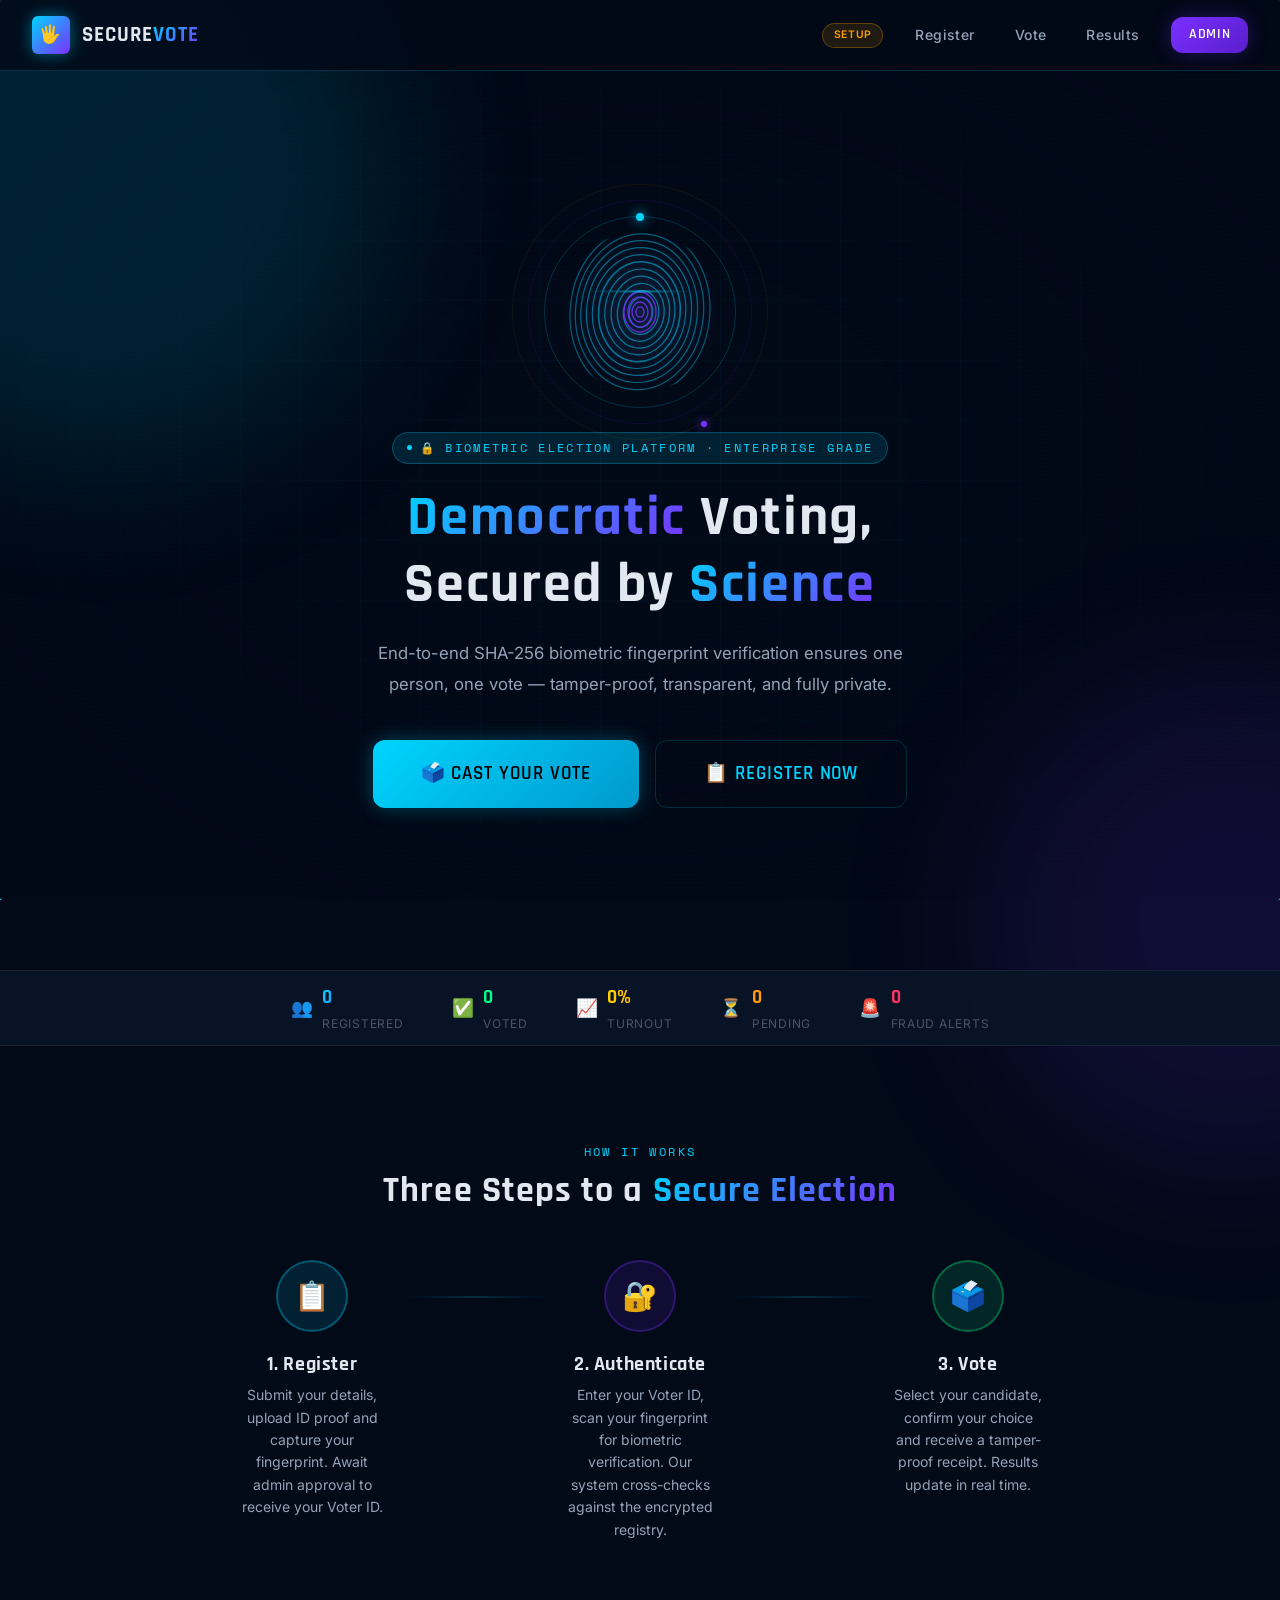
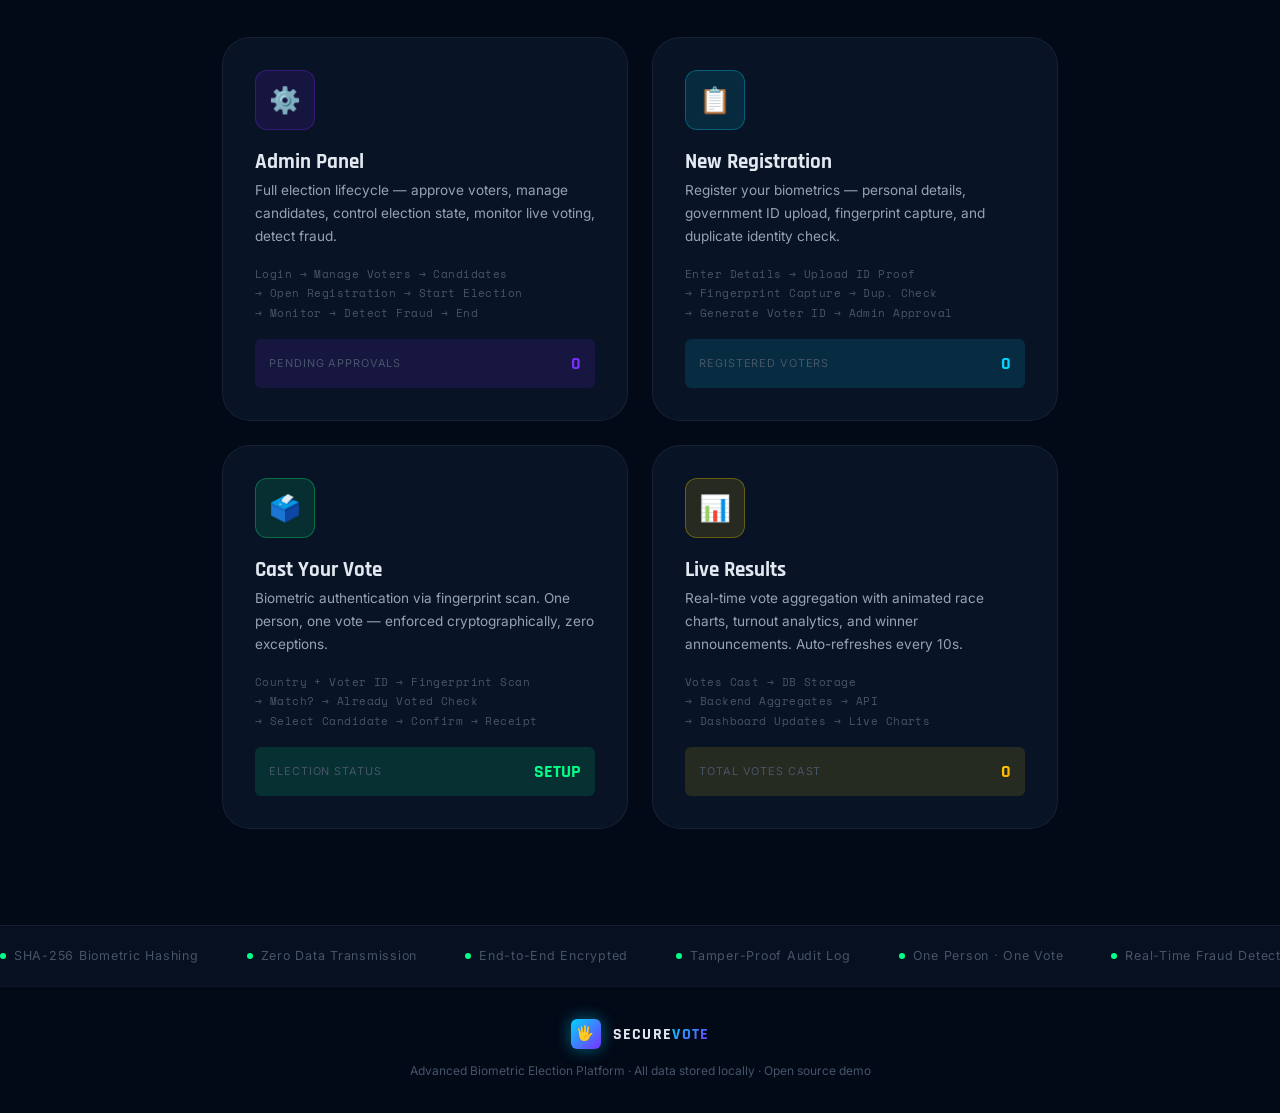
<file: index.html>
<!DOCTYPE html>
<html lang="en">
<head>
  <meta charset="UTF-8">
  <meta name="viewport" content="width=device-width, initial-scale=1.0">
  <title>SecureVote — Advanced Biometric Election Platform</title>
  <meta name="description" content="State-of-the-art fingerprint biometric voting. SHA-256 secured, tamper-proof, and fully transparent.">
  <link rel="stylesheet" href="css/global.css">
  <link rel="stylesheet" href="css/components.css">
  <style>
    /* ── Landing-specific ── */
    body { overflow-x: hidden; }
    /* Hamburger */
    .hamburger { display:none; flex-direction:column; gap:5px; cursor:pointer; padding:4px; }
    .hamburger span { width:24px; height:2px; background:var(--text-secondary); border-radius:2px; transition:all .3s ease; }
    .mobile-nav { display:none; position:fixed; inset:0; z-index:200; background:rgba(2,9,23,.97); backdrop-filter:blur(20px); flex-direction:column; align-items:center; justify-content:center; gap:2rem; }
    .mobile-nav.open { display:flex; animation:fadeIn .3s ease; }
    .mobile-nav a { font-family:var(--font-heading); font-size:2rem; font-weight:700; color:var(--text-primary); letter-spacing:.08em; text-transform:uppercase; transition:color .2s; }
    .mobile-nav a:hover { color:var(--primary); }
    .mobile-nav-close { position:absolute; top:1.5rem; right:1.5rem; font-size:2rem; color:var(--text-muted); cursor:pointer; background:none; border:none; }
    @media(max-width:768px){ .hamburger{display:flex;} .nav-links{display:none;} }

    /* ── HERO ── */
    .hero { min-height:100vh; display:flex; flex-direction:column; align-items:center; justify-content:center; padding:2rem; position:relative; text-align:center; }
    .hero-fp-wrap { position:relative; width:160px; height:160px; margin:0 auto 2.5rem; }
    .hero-fp-wrap canvas { width:100%; height:100%; border-radius:50%; display:block; }
    .orbit { position:absolute; border-radius:50%; border:1.5px solid; pointer-events:none; }
    .orbit-1 { inset:-16px; border-color:rgba(0,212,255,.2); animation:spin-slow 10s linear infinite; }
    .orbit-1::before { content:''; position:absolute; top:-4px; left:50%; transform:translateX(-50%); width:8px; height:8px; border-radius:50%; background:var(--primary); box-shadow:0 0 12px var(--primary); }
    .orbit-2 { inset:-32px; border-color:rgba(123,47,255,.12); animation:spin-slow 18s linear infinite reverse; }
    .orbit-2::before { content:''; position:absolute; bottom:-4px; right:20%; width:6px; height:6px; border-radius:50%; background:var(--secondary); box-shadow:0 0 10px var(--secondary); }
    .orbit-3 { inset:-48px; border-color:rgba(255,215,0,.07); animation:spin-slow 26s linear infinite; }

    /* Word reveal */
    .word-reveal .word { display:inline-block; opacity:0; transform:translateY(24px); animation:wordUp .55s cubic-bezier(.34,1.56,.64,1) both; }
    @keyframes wordUp { to { opacity:1; transform:translateY(0); } }

    /* ── STATS BAR ── */
    .stats-bar { background:rgba(10,22,40,.9); border-top:1px solid var(--border-subtle); border-bottom:1px solid var(--border-subtle); padding:.75rem 0; backdrop-filter:blur(12px); overflow:hidden; }
    .stats-bar-inner { display:flex; align-items:center; gap:3rem; justify-content:center; flex-wrap:wrap; padding:0 2rem; }
    .stat-item { display:flex; align-items:center; gap:.6rem; }
    .stat-item-icon { font-size:1.1rem; }
    .stat-item-value { font-family:var(--font-heading); font-weight:700; font-size:1.2rem; }
    .stat-item-label { font-size:.75rem; color:var(--text-muted); letter-spacing:.06em; text-transform:uppercase; }

    /* ── HOW IT WORKS ── */
    .hiw-section { padding:6rem 2rem; max-width:900px; margin:0 auto; }
    .hiw-steps { display:flex; align-items:flex-start; gap:0; position:relative; }
    .hiw-step { flex:1; text-align:center; padding:0 1rem; position:relative; z-index:1; }
    .hiw-icon { width:72px; height:72px; border-radius:50%; margin:0 auto 1.25rem; display:flex; align-items:center; justify-content:center; font-size:1.8rem; border:2px solid; transition:all .3s; }
    .hiw-step:hover .hiw-icon { transform:translateY(-6px); box-shadow:0 16px 32px rgba(0,0,0,.3); }
    .hiw-connector { flex:1; height:2px; background:linear-gradient(90deg, transparent, var(--border), transparent); margin-top:36px; flex-shrink:1; min-width:30px; }
    @media(max-width:640px){ .hiw-steps{flex-direction:column;align-items:center;} .hiw-connector{width:2px;height:30px;background:linear-gradient(180deg,transparent,var(--border),transparent);margin:0 0 0 0;} }

    /* ── SECTION CARDS (3D tilt) ── */
    .section-cards { display:grid; grid-template-columns:repeat(2,1fr); gap:1.5rem; max-width:900px; margin:0 auto; padding:0 2rem 6rem; }
    @media(max-width:640px){ .section-cards{grid-template-columns:1fr;padding:0 1rem 4rem;} }
    .s-card { background:var(--bg-card); border:1px solid var(--border-subtle); border-radius:var(--radius-xl); padding:2rem; cursor:pointer; transition:border-color .3s,box-shadow .3s; position:relative; overflow:hidden; text-decoration:none; color:inherit; display:flex; flex-direction:column; gap:1rem; transform-style:preserve-3d; will-change:transform; }
    .s-card:hover { color:inherit; }
    .s-card-bg { position:absolute; inset:0; opacity:0; transition:opacity .3s; background:radial-gradient(circle at top right, var(--card-accent,rgba(0,212,255,.12)), transparent 60%); pointer-events:none; }
    .s-card:hover .s-card-bg { opacity:1; }
    .s-card-icon { width:60px; height:60px; border-radius:var(--radius-md); display:flex; align-items:center; justify-content:center; font-size:1.6rem; border:1px solid; flex-shrink:0; }
    .s-card-title { font-family:var(--font-heading); font-size:1.3rem; font-weight:700; }
    .s-card-desc { font-size:.85rem; color:var(--text-secondary); line-height:1.7; flex:1; }
    .s-card-flow { font-family:var(--font-mono); font-size:.68rem; color:var(--text-muted); letter-spacing:.04em; line-height:1.8; }
    .s-card-stat { display:flex; align-items:center; justify-content:space-between; margin-top:auto; padding:.65rem .9rem; border-radius:var(--radius-sm); }
    .s-card-stat-label { font-size:.68rem; color:var(--text-muted); text-transform:uppercase; letter-spacing:.08em; }
    .s-card-stat-value { font-family:var(--font-heading); font-size:1.1rem; font-weight:700; }
    .s-card.admin    { --card-color:var(--secondary); }
    .s-card.register { --card-color:var(--primary); }
    .s-card.vote     { --card-color:var(--success); }
    .s-card.results  { --card-color:var(--accent); }
    .s-card:hover { border-color:var(--card-color); box-shadow:0 0 40px color-mix(in srgb, var(--card-color) 30%, transparent); }

    /* ── SECURITY STRIP ── */
    .security-strip { border-top:1px solid var(--border-subtle); background:rgba(10,22,40,.6); padding:1.25rem 0; overflow:hidden; }
    .security-track { display:flex; gap:3rem; animation:scrollLeft 25s linear infinite; white-space:nowrap; }
    .security-track:hover { animation-play-state:paused; }
    .security-item { display:flex; align-items:center; gap:.5rem; font-size:.78rem; color:var(--text-muted); letter-spacing:.06em; flex-shrink:0; }
    .security-item .dot { width:6px; height:6px; border-radius:50%; background:var(--success); flex-shrink:0; }
    @keyframes scrollLeft { from{transform:translateX(0)} to{transform:translateX(-50%)} }

    /* ── FOOTER ── */
    .footer { border-top:1px solid var(--border-subtle); padding:2rem; text-align:center; }

    /* ── Particles canvas ── */
    #particles { position:fixed; inset:0; z-index:0; pointer-events:none; }
    .page-content { position:relative; z-index:2; }

    /* ── CTA Buttons ── */
    .hero-ctas { display:flex; gap:1rem; justify-content:center; flex-wrap:wrap; margin-top:2.5rem; }
  </style>
</head>
<body>
  <div class="grid-bg"></div>
  <div class="scanline-overlay"></div>
  <canvas id="particles"></canvas>

  <!-- ── NAV ── -->
  <nav class="nav" style="position:fixed;top:0;width:100%;z-index:100">
    <a href="index.html" class="nav-brand" style="text-decoration:none;color:inherit">
      <div class="brand-icon">🖐️</div>
      <span>SECURE<span class="text-gradient">VOTE</span></span>
    </a>
    <div class="nav-links">
      <span id="nav-state-badge" class="badge badge-warning" style="font-size:.65rem;margin-right:.5rem">Loading…</span>
      <a href="register.html" class="nav-link">Register</a>
      <a href="vote.html"     class="nav-link">Vote</a>
      <a href="results.html"  class="nav-link">Results</a>
      <a href="admin.html"    class="btn btn-secondary btn-sm" style="margin-left:.5rem">Admin</a>
    </div>
    <!-- Hamburger -->
    <div class="hamburger" id="hamburger" onclick="document.getElementById('mobile-nav').classList.add('open')">
      <span></span><span></span><span></span>
    </div>
  </nav>

  <!-- Mobile Nav -->
  <div class="mobile-nav" id="mobile-nav">
    <button class="mobile-nav-close" onclick="document.getElementById('mobile-nav').classList.remove('open')">×</button>
    <a href="register.html" onclick="document.getElementById('mobile-nav').classList.remove('open')">Register</a>
    <a href="vote.html"     onclick="document.getElementById('mobile-nav').classList.remove('open')">Vote</a>
    <a href="results.html"  onclick="document.getElementById('mobile-nav').classList.remove('open')">Results</a>
    <a href="admin.html"    onclick="document.getElementById('mobile-nav').classList.remove('open')">Admin</a>
  </div>

  <div class="page-content" style="padding-top:70px">

    <!-- ── HERO ── -->
    <section class="hero">
      <div class="orb orb-1"></div>
      <div class="orb orb-2"></div>

      <!-- Fingerprint Globe -->
      <div class="hero-fp-wrap">
        <div class="orbit orbit-1"></div>
        <div class="orbit orbit-2"></div>
        <div class="orbit orbit-3"></div>
        <canvas id="hero-fp" width="160" height="160"></canvas>
      </div>

      <div class="eyebrow" style="margin-bottom:1.25rem">🔒 BIOMETRIC ELECTION PLATFORM · ENTERPRISE GRADE</div>

      <h1 style="max-width:720px;margin:0 auto 1.25rem" id="hero-headline">
        <span class="word-reveal text-gradient">Democratic</span>
        <span style="display:inline"> </span>
        <span class="word-reveal">Voting,</span>
        <br>
        <span class="word-reveal">Secured</span>
        <span style="display:inline"> </span>
        <span class="word-reveal">by</span>
        <span style="display:inline"> </span>
        <span class="word-reveal text-gradient">Science</span>
      </h1>

      <p class="text-secondary" style="max-width:540px;margin:0 auto;font-size:1.05rem;line-height:1.85" id="hero-sub">
        End-to-end SHA-256 biometric fingerprint verification ensures one person, one vote — tamper-proof, transparent, and fully private.
      </p>

      <div class="hero-ctas">
        <a href="vote.html"     class="btn btn-primary btn-xl">🗳️ Cast Your Vote</a>
        <a href="register.html" class="btn btn-outline btn-xl">📋 Register Now</a>
      </div>
    </section>

    <!-- ── LIVE STATS BAR ── -->
    <div class="stats-bar">
      <div class="stats-bar-inner">
        <div class="stat-item">
          <span class="stat-item-icon">👥</span>
          <div>
            <div class="stat-item-value text-gradient" id="sb-registered">0</div>
            <div class="stat-item-label">Registered</div>
          </div>
        </div>
        <div class="stat-item">
          <span class="stat-item-icon">✅</span>
          <div>
            <div class="stat-item-value text-success" id="sb-voted">0</div>
            <div class="stat-item-label">Voted</div>
          </div>
        </div>
        <div class="stat-item">
          <span class="stat-item-icon">📈</span>
          <div>
            <div class="stat-item-value text-gold" id="sb-turnout">0%</div>
            <div class="stat-item-label">Turnout</div>
          </div>
        </div>
        <div class="stat-item">
          <span class="stat-item-icon">⏳</span>
          <div>
            <div class="stat-item-value" style="color:var(--warning)" id="sb-pending">0</div>
            <div class="stat-item-label">Pending</div>
          </div>
        </div>
        <div class="stat-item">
          <span class="stat-item-icon">🚨</span>
          <div>
            <div class="stat-item-value text-danger" id="sb-fraud">0</div>
            <div class="stat-item-label">Fraud Alerts</div>
          </div>
        </div>
      </div>
    </div>

    <!-- ── HOW IT WORKS ── -->
    <section>
      <div class="hiw-section">
        <div class="section-header">
          <div class="section-label">How It Works</div>
          <h2>Three Steps to a <span class="text-gradient">Secure Election</span></h2>
        </div>
        <div class="hiw-steps stagger">
          <div class="hiw-step">
            <div class="hiw-icon" style="background:var(--primary-dim);border-color:rgba(0,212,255,.3);color:var(--primary)">📋</div>
            <h4 style="margin-bottom:.5rem">1. Register</h4>
            <p class="text-secondary text-sm">Submit your details, upload ID proof and capture your fingerprint. Await admin approval to receive your Voter ID.</p>
          </div>
          <div class="hiw-connector"></div>
          <div class="hiw-step">
            <div class="hiw-icon" style="background:var(--secondary-dim);border-color:rgba(123,47,255,.3);color:var(--secondary)">🔐</div>
            <h4 style="margin-bottom:.5rem">2. Authenticate</h4>
            <p class="text-secondary text-sm">Enter your Voter ID, scan your fingerprint for biometric verification. Our system cross-checks against the encrypted registry.</p>
          </div>
          <div class="hiw-connector"></div>
          <div class="hiw-step">
            <div class="hiw-icon" style="background:var(--success-dim);border-color:rgba(0,255,136,.3);color:var(--success)">🗳️</div>
            <h4 style="margin-bottom:.5rem">3. Vote</h4>
            <p class="text-secondary text-sm">Select your candidate, confirm your choice and receive a tamper-proof receipt. Results update in real time.</p>
          </div>
        </div>
      </div>
    </section>

    <!-- ── 4 SECTION CARDS ── -->
    <div class="section-cards stagger">

      <a href="admin.html" class="s-card admin">
        <div class="s-card-bg"></div>
        <div class="s-card-icon" style="background:var(--secondary-dim);border-color:rgba(123,47,255,.3)">⚙️</div>
        <div>
          <div class="s-card-title">Admin Panel</div>
          <div class="s-card-desc">Full election lifecycle — approve voters, manage candidates, control election state, monitor live voting, detect fraud.</div>
        </div>
        <div class="s-card-flow">Login → Manage Voters → Candidates<br>→ Open Registration → Start Election<br>→ Monitor → Detect Fraud → End</div>
        <div class="s-card-stat" style="background:var(--secondary-dim)">
          <span class="s-card-stat-label">Pending Approvals</span>
          <span class="s-card-stat-value" style="color:var(--secondary)" id="sc-pending">—</span>
        </div>
      </a>

      <a href="register.html" class="s-card register">
        <div class="s-card-bg" style="--card-accent:rgba(0,212,255,.12)"></div>
        <div class="s-card-icon" style="background:var(--primary-dim);border-color:rgba(0,212,255,.3)">📋</div>
        <div>
          <div class="s-card-title">New Registration</div>
          <div class="s-card-desc">Register your biometrics — personal details, government ID upload, fingerprint capture, and duplicate identity check.</div>
        </div>
        <div class="s-card-flow">Enter Details → Upload ID Proof<br>→ Fingerprint Capture → Dup. Check<br>→ Generate Voter ID → Admin Approval</div>
        <div class="s-card-stat" style="background:var(--primary-dim)">
          <span class="s-card-stat-label">Registered Voters</span>
          <span class="s-card-stat-value" style="color:var(--primary)" id="sc-voters">—</span>
        </div>
      </a>

      <a href="vote.html" class="s-card vote">
        <div class="s-card-bg" style="--card-accent:rgba(0,255,136,.12)"></div>
        <div class="s-card-icon" style="background:var(--success-dim);border-color:rgba(0,255,136,.3)">🗳️</div>
        <div>
          <div class="s-card-title">Cast Your Vote</div>
          <div class="s-card-desc">Biometric authentication via fingerprint scan. One person, one vote — enforced cryptographically, zero exceptions.</div>
        </div>
        <div class="s-card-flow">Country + Voter ID → Fingerprint Scan<br>→ Match? → Already Voted Check<br>→ Select Candidate → Confirm → Receipt</div>
        <div class="s-card-stat" style="background:var(--success-dim)">
          <span class="s-card-stat-label">Election Status</span>
          <span class="s-card-stat-value" style="color:var(--success)" id="sc-state">—</span>
        </div>
      </a>

      <a href="results.html" class="s-card results">
        <div class="s-card-bg" style="--card-accent:rgba(255,215,0,.12)"></div>
        <div class="s-card-icon" style="background:var(--accent-dim);border-color:rgba(255,215,0,.3)">📊</div>
        <div>
          <div class="s-card-title">Live Results</div>
          <div class="s-card-desc">Real-time vote aggregation with animated race charts, turnout analytics, and winner announcements. Auto-refreshes every 10s.</div>
        </div>
        <div class="s-card-flow">Votes Cast → DB Storage<br>→ Backend Aggregates → API<br>→ Dashboard Updates → Live Charts</div>
        <div class="s-card-stat" style="background:var(--accent-dim)">
          <span class="s-card-stat-label">Total Votes Cast</span>
          <span class="s-card-stat-value text-gold" id="sc-votes">—</span>
        </div>
      </a>

    </div>

    <!-- ── SECURITY STRIP ── -->
    <div class="security-strip">
      <div class="security-track" id="security-track">
        <!-- doubled for seamless loop -->
        <div class="security-item"><span class="dot"></span>SHA-256 Biometric Hashing</div>
        <div class="security-item"><span class="dot"></span>Zero Data Transmission</div>
        <div class="security-item"><span class="dot"></span>End-to-End Encrypted</div>
        <div class="security-item"><span class="dot"></span>Tamper-Proof Audit Log</div>
        <div class="security-item"><span class="dot"></span>One Person · One Vote</div>
        <div class="security-item"><span class="dot"></span>Real-Time Fraud Detection</div>
        <div class="security-item"><span class="dot"></span>Admin-Gated Approval Flow</div>
        <div class="security-item"><span class="dot"></span>Cryptographic Vote Receipt</div>
        <div class="security-item"><span class="dot"></span>SHA-256 Biometric Hashing</div>
        <div class="security-item"><span class="dot"></span>Zero Data Transmission</div>
        <div class="security-item"><span class="dot"></span>End-to-End Encrypted</div>
        <div class="security-item"><span class="dot"></span>Tamper-Proof Audit Log</div>
        <div class="security-item"><span class="dot"></span>One Person · One Vote</div>
        <div class="security-item"><span class="dot"></span>Real-Time Fraud Detection</div>
        <div class="security-item"><span class="dot"></span>Admin-Gated Approval Flow</div>
        <div class="security-item"><span class="dot"></span>Cryptographic Vote Receipt</div>
      </div>
    </div>

    <!-- ── FOOTER ── -->
    <footer class="footer">
      <div class="nav-brand" style="justify-content:center;margin-bottom:.75rem">
        <div class="brand-icon" style="width:30px;height:30px;font-size:.9rem">🖐️</div>
        <span class="font-heading fw-700" style="font-size:1rem;letter-spacing:.08em">SECURE<span class="text-gradient">VOTE</span></span>
      </div>
      <p class="text-muted text-xs">Advanced Biometric Election Platform · All data stored locally · Open source demo</p>
    </footer>

  </div><!-- /page-content -->

  <script src="js/app.js"></script>
  <script>
    // ── Live stats ──
    (function() {
      const stats = StorageManager.getStats();
      const upd = (id, v) => { const el = document.getElementById(id); if(el) el.textContent = v; };
      const countUp = (id, target) => {
        const el = document.getElementById(id);
        if (!el) return;
        let n = 0, step = Math.max(1, Math.floor(target / 30));
        const t = setInterval(() => { n = Math.min(n + step, target); el.textContent = n; if (n >= target) clearInterval(t); }, 40);
      };
      countUp('sb-registered', stats.totalRegistered);
      countUp('sb-voted',      stats.voted);
      countUp('sb-pending',    stats.pending);
      countUp('sb-fraud',      stats.fraudAlerts);
      document.getElementById('sb-turnout').textContent = stats.turnout + '%';
      upd('sc-pending', stats.pending);
      upd('sc-voters',  stats.totalRegistered);
      upd('sc-votes',   stats.totalVotes);
      upd('sc-state',   ElectionState.label(stats.electionState).toUpperCase());
      // Nav badge
      const nb = document.getElementById('nav-state-badge');
      if (nb) { nb.textContent = ElectionState.label(stats.electionState); nb.className = `badge ${ElectionState.badgeClass(stats.electionState)}`; }
    })();

    // ── Hero FP animation ──
    (function(){
      const c = document.getElementById('hero-fp'), ctx = c.getContext('2d');
      const W = c.width, H = c.height, cx = W/2, cy = H/2;
      let t = 0;
      function draw() {
        ctx.clearRect(0,0,W,H);
        const bg = ctx.createRadialGradient(cx,cy,0,cx,cy,W/2);
        bg.addColorStop(0,'#0d1f3a'); bg.addColorStop(1,'#020917');
        ctx.fillStyle = bg; ctx.beginPath(); ctx.arc(cx,cy,W/2,0,Math.PI*2); ctx.fill();
        // Ridges
        for (let i = 1; i <= 11; i++) {
          const alpha = 0.4 + Math.sin(t*0.03 + i*0.2)*0.12;
          ctx.strokeStyle = `rgba(0,212,255,${alpha})`;
          ctx.lineWidth = 1.2 + (i===6?0.4:0);
          const rx = 6 + i*5.8, ry = 8 + i*7, w = Math.sin(t*0.025+i*0.5)*2.5;
          ctx.beginPath(); ctx.ellipse(cx+w*0.4, cy+w*0.2, rx, ry, 0.1, 0, Math.PI*2); ctx.stroke();
        }
        // Core (purple)
        ctx.strokeStyle = `rgba(123,47,255,${0.6+Math.sin(t*.05)*.2})`;
        ctx.lineWidth = 1.4;
        for(let j=1;j<=4;j++){ctx.beginPath();ctx.ellipse(cx,cy,j*4,j*5,0,0,Math.PI*2);ctx.stroke();}
        // Scan line
        const sy = cy - 65 + ((t*1.4)%130);
        const sg = ctx.createLinearGradient(cx-70,sy,cx+70,sy);
        sg.addColorStop(0,'transparent'); sg.addColorStop(.5,`rgba(0,212,255,${0.5+Math.sin(t*.04)*.15})`); sg.addColorStop(1,'transparent');
        ctx.fillStyle = sg; ctx.fillRect(cx-70,sy,140,2);
        t++; requestAnimationFrame(draw);
      }
      draw();
    })();

    // ── Particle field ──
    (function(){
      const canvas = document.getElementById('particles'), ctx = canvas.getContext('2d');
      let w, h, ps = [];
      const resize = () => { w=canvas.width=window.innerWidth; h=canvas.height=window.innerHeight; };
      resize(); window.addEventListener('resize', resize);
      for(let i=0;i<60;i++) ps.push({x:Math.random()*1920,y:Math.random()*1080,r:Math.random()*1.5+.3,vx:(Math.random()-.5)*.22,vy:(Math.random()-.5)*.22,a:Math.random()*.6+.1});
      function run(){
        ctx.clearRect(0,0,w,h);
        ps.forEach(p=>{
          p.x+=p.vx; p.y+=p.vy;
          if(p.x<0)p.x=w; if(p.x>w)p.x=0; if(p.y<0)p.y=h; if(p.y>h)p.y=0;
          ctx.beginPath(); ctx.arc(p.x,p.y,p.r,0,Math.PI*2);
          ctx.fillStyle=`rgba(0,212,255,${p.a*.4})`; ctx.fill();
        });
        requestAnimationFrame(run);
      }
      run();
    })();

    // ── Word reveal stagger ──
    document.querySelectorAll('.word-reveal').forEach((el, i) => {
      el.style.animationDelay = (0.3 + i * 0.12) + 's';
    });

    // ── 3D Tilt Cards ──
    document.querySelectorAll('.s-card').forEach(card => {
      card.addEventListener('mousemove', e => {
        const r = card.getBoundingClientRect();
        const x = (e.clientX - r.left) / r.width - 0.5;
        const y = (e.clientY - r.top)  / r.height - 0.5;
        card.style.transform = `perspective(1000px) rotateY(${x*14}deg) rotateX(${y*-14}deg) translateY(-8px) scale(1.01)`;
      });
      card.addEventListener('mouseleave', () => {
        card.style.transition = 'transform 0.6s cubic-bezier(0.34,1.56,0.64,1), border-color 0.3s, box-shadow 0.3s';
        card.style.transform = '';
        setTimeout(()=>card.style.transition='', 600);
      });
      card.addEventListener('mouseenter', () => { card.style.transition = 'transform 0.08s ease, border-color 0.3s, box-shadow 0.3s'; });
    });

    // ── Stagger cards on scroll ──
    const io = new IntersectionObserver(entries => {
      entries.forEach(e => {
        if(e.isIntersecting) { e.target.querySelectorAll('.s-card, .hiw-step').forEach((c,i)=>{ c.style.animationDelay=(i*0.1)+'s'; c.classList.add('anim-fade-up'); }); io.unobserve(e.target); }
      });
    }, {threshold:.1});
    document.querySelectorAll('.stagger').forEach(el=>io.observe(el));
  </script>
</body>
</html>
</file>
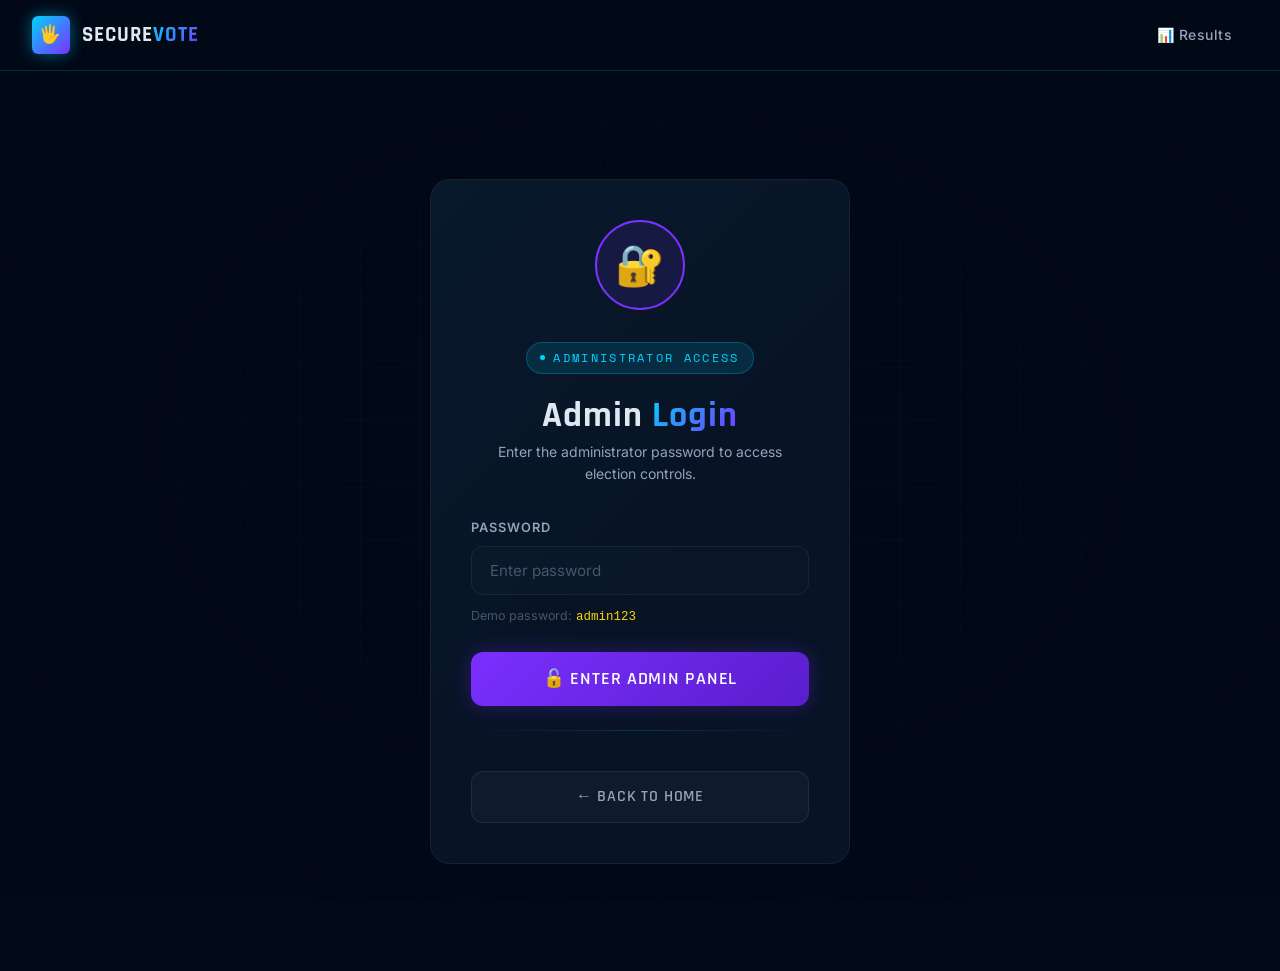
<file: admin.html>
<!DOCTYPE html>
<html lang="en">
<head>
  <meta charset="UTF-8">
  <meta name="viewport" content="width=device-width, initial-scale=1.0">
  <title>Admin Panel — SecureVote</title>
  <link rel="stylesheet" href="css/global.css">
  <link rel="stylesheet" href="css/components.css">
  <style>
    .admin-wrap { max-width:1200px; margin:0 auto; padding:2rem 1.5rem 4rem; }
    #admin-login-screen { min-height:100vh; align-items:center; justify-content:center; padding:2rem; display:none; }
    #admin-panel        { display:none; }
    .login-card         { max-width:420px; width:100%; text-align:center; }
    .admin-lock         { width:90px;height:90px;border-radius:50%;background:var(--secondary-dim);border:2px solid var(--secondary);display:flex;align-items:center;justify-content:center;font-size:2.5rem;margin:0 auto 2rem;box-shadow:0 0 40px var(--secondary-glow);animation:float 4s ease-in-out infinite; }
    .shake              { animation:scanFailShake .4s ease; }
    @keyframes scanFailShake{0%,100%{transform:translateX(0)}20%{transform:translateX(-7px)}40%{transform:translateX(7px)}60%{transform:translateX(-4px)}80%{transform:translateX(4px)}}

    /* Election lifecycle */
    .elc-timeline { display:flex; align-items:center; gap:0; margin-bottom:2rem; overflow-x:auto; }
    .elc-state-node { display:flex; flex-direction:column; align-items:center; gap:.4rem; padding:.75rem 1.25rem; border-radius:var(--radius-md); border:1px solid var(--border-subtle); background:var(--bg-tertiary); flex-shrink:0; transition:all .3s ease; }
    .elc-state-node .node-icon   { font-size:1.4rem; }
    .elc-state-node .node-label  { font-size:.7rem; font-family:var(--font-mono); letter-spacing:.06em; text-transform:uppercase; color:var(--text-muted); }
    .elc-state-node.current      { border-color:var(--primary); background:var(--primary-dim); box-shadow:0 0 16px var(--primary-glow); }
    .elc-state-node.current .node-label { color:var(--primary); }
    .elc-state-node.done         { border-color:var(--success); background:var(--success-dim); }
    .elc-state-node.done .node-label { color:var(--success); }
    .elc-connector { flex:1; height:2px; background:var(--border-subtle); min-width:30px; margin:0 4px; margin-bottom:24px; }
    .elc-connector.done { background:linear-gradient(90deg,var(--success),var(--primary)); }

    /* Candidate modal */
    #cand-modal-backdrop { position:fixed;inset:0;background:rgba(0,0,0,.75);backdrop-filter:blur(8px);z-index:1000;display:none;align-items:center;justify-content:center;padding:1rem; }
    #cand-modal-backdrop.open { display:flex;animation:fadeIn .25s ease; }
    #cand-modal { background:var(--bg-card);border:1px solid var(--border);border-radius:var(--radius-xl);padding:2.5rem;max-width:520px;width:100%;animation:modalSlideUp .35s cubic-bezier(.34,1.56,.64,1);backdrop-filter:blur(24px); }
    @keyframes modalSlideUp{from{opacity:0;transform:translateY(30px) scale(.95)}to{opacity:1;transform:translateY(0) scale(1)}}

    /* Monitor tab */
    #mon-vote-feed { max-height:320px; overflow-y:auto; }
    .fraud-sev-critical { color:var(--danger); }
    .fraud-sev-high     { color:#ff6633; }
  </style>
</head>
<body>
  <div class="grid-bg"></div>
  <div class="scanline-overlay"></div>

  <nav class="nav">
    <a href="index.html" class="nav-brand" style="text-decoration:none;color:inherit"><div class="brand-icon">🖐️</div><span>SECURE<span class="text-gradient">VOTE</span></span></a>
    <div class="nav-links">
      <a href="results.html" class="nav-link">📊 Results</a>
      <button class="btn btn-danger btn-sm" id="btn-logout" style="display:none">Logout</button>
    </div>
  </nav>

  <div class="page-content">

    <!-- ══ LOGIN ══ -->
    <div id="admin-login-screen">
      <div class="card card-lg login-card">
        <div class="admin-lock">🔐</div>
        <div class="eyebrow mb-md">Administrator Access</div>
        <h2 class="mb-xs">Admin <span class="text-gradient">Login</span></h2>
        <p class="text-secondary text-sm mb-xl">Enter the administrator password to access election controls.</p>
        <form id="login-form" style="text-align:left">
          <div class="form-group mb-lg">
            <label class="form-label" for="admin-pass">Password</label>
            <input class="form-input" id="admin-pass" type="password" placeholder="Enter password" required>
            <span class="form-hint">Demo password: <code style="color:var(--accent)">admin123</code></span>
          </div>
          <button class="btn btn-secondary btn-block btn-lg" id="login-btn" type="submit"><span class="btn-text">🔓 Enter Admin Panel</span></button>
        </form>
        <div class="divider mt-xl"></div>
        <a href="index.html" class="btn btn-ghost btn-block mt-md">← Back to Home</a>
      </div>
    </div>

    <!-- ══ ADMIN PANEL ══ -->
    <div id="admin-panel">
      <div class="admin-wrap">

        <!-- Header -->
        <div class="flex justify-between items-center flex-wrap gap-md" style="padding:2rem 0 1.5rem">
          <div>
            <div class="eyebrow mb-xs">⚙️ Control Panel</div>
            <h1>Election <span class="text-gradient">Administrator</span></h1>
          </div>
          <div id="d-election-state" class="badge badge-warning" style="font-size:.8rem">Loading…</div>
        </div>

        <!-- Tabs (mobile scrollable) -->
        <div class="tabs mb-xl" style="overflow-x:auto;-webkit-overflow-scrolling:touch;scrollbar-width:none" role="tablist" aria-label="Admin sections">
          <button class="tab-btn active" data-tab="dashboard" role="tab" aria-selected="true">&#128202; Dashboard</button>
          <button class="tab-btn" data-tab="voters" role="tab" aria-selected="false">&#128101; Voters <span id="pending-badge" class="badge badge-warning" style="font-size:.6rem;margin-left:4px"></span></button>
          <button class="tab-btn" data-tab="candidates" role="tab" aria-selected="false">&#127885; Candidates</button>
          <button class="tab-btn" data-tab="election" role="tab" aria-selected="false">&#128379; Election Control</button>
          <button class="tab-btn" data-tab="monitor" role="tab" aria-selected="false">&#128225; Live Monitor</button>
          <button class="tab-btn" data-tab="fraud" role="tab" aria-selected="false">&#128680; Fraud &amp; Alerts</button>
          <button class="tab-btn" data-tab="results" role="tab" aria-selected="false">&#127942; Results &amp; Export</button>
        </div>

        <!-- ── DASHBOARD ── -->
        <div class="tab-panel active" id="tab-dashboard">
          <div style="display:grid;grid-template-columns:repeat(auto-fit,minmax(170px,1fr));gap:1.25rem;margin-bottom:2rem">
            <div class="card stat-card card-glow-primary"><div class="stat-icon" style="background:var(--primary-dim)">&#128101;</div><div class="flex items-center gap-xs"><div class="stat-value text-gradient" id="d-registered">0</div><span class="kpi-trend"></span></div><div class="stat-label">Registered</div></div>
            <div class="card stat-card"><div class="stat-icon" style="background:var(--warning-dim)">&#9203;</div><div class="flex items-center gap-xs"><div class="stat-value" style="color:var(--warning)" id="d-pending">0</div><span class="kpi-trend"></span></div><div class="stat-label">Pending</div></div>
            <div class="card stat-card card-glow-success"><div class="stat-icon" style="background:var(--success-dim)">&#9989;</div><div class="flex items-center gap-xs"><div class="stat-value text-success" id="d-approved">0</div><span class="kpi-trend"></span></div><div class="stat-label">Approved</div></div>
            <div class="card stat-card card-glow-accent"><div class="stat-icon" style="background:var(--accent-dim)">&#128379;</div><div class="flex items-center gap-xs"><div class="stat-value text-gold" id="d-voted">0</div><span class="kpi-trend"></span></div><div class="stat-label">Voted</div></div>
            <div class="card stat-card"><div class="stat-icon" style="background:var(--secondary-dim)">&#128200;</div><div class="flex items-center gap-xs"><div class="stat-value" style="color:var(--secondary)" id="d-turnout">0</div><span class="kpi-trend"></span></div><div class="stat-label">Turnout %</div></div>
            <div class="card stat-card card-glow-danger"><div class="stat-icon" style="background:var(--danger-dim)">&#128680;</div><div class="flex items-center gap-xs"><div class="stat-value text-danger" id="d-fraud">0</div><span class="kpi-trend"></span></div><div class="stat-label">Fraud Alerts</div></div>
          </div>
          <div class="grid grid-2 gap-xl">
            <div class="card">
              <div class="card-header mb-lg"><h4 class="card-title">Vote Tally</h4><a href="results.html" class="btn btn-ghost btn-sm">Full Results →</a></div>
              <div id="d-tally"></div>
            </div>
            <div class="card">
              <div class="card-header mb-lg"><h4 class="card-title">Recent Activity</h4><button class="btn btn-ghost btn-sm" onclick="loadTab('fraud')">Fraud Log →</button></div>
              <div class="table-wrap"><table class="table"><tbody id="d-recent-logs"><tr><td colspan="3" class="table-empty">No activity</td></tr></tbody></table></div>
            </div>
          </div>
        </div>

        <!-- ── VOTERS ── -->
        <div class="tab-panel" id="tab-voters">
          <div class="mb-xl">
            <div class="flex justify-between items-center flex-wrap gap-md mb-md">
              <h3>Pending Approvals</h3>
              <span class="badge badge-warning" id="voter-count-label"></span>
            </div>
            <div id="pending-list"></div>
          </div>
          <div>
            <div class="flex justify-between items-center flex-wrap gap-md mb-md">
              <h3>All Voters</h3>
              <div class="search-bar"><span class="search-icon">🔍</span><input class="form-input" id="voter-search" placeholder="Search voters…" type="search"></div>
            </div>
            <div class="table-wrap">
              <table class="table">
                <thead><tr><th>Voter ID</th><th>Name</th><th>Country</th><th>National ID</th><th>Status</th><th>Voted</th><th>Actions</th></tr></thead>
                <tbody id="voters-tbody"><tr><td colspan="7" class="table-empty">No voters</td></tr></tbody>
              </table>
            </div>
          </div>
        </div>

        <!-- ── CANDIDATES ── -->
        <div class="tab-panel" id="tab-candidates">
          <div class="flex justify-between items-center mb-xl">
            <h3>Manage Candidates</h3>
            <button class="btn btn-primary" id="btn-add-candidate">+ Add Candidate</button>
          </div>
          <div id="candidates-list" style="display:flex;flex-direction:column;gap:0.85rem"></div>
        </div>

        <!-- ── ELECTION CONTROL ── -->
        <div class="tab-panel" id="tab-election">
          <h3 class="mb-xl">Election Lifecycle Control</h3>
          <!-- Lifecycle timeline -->
          <div class="elc-timeline">
            <div class="elc-state-node" data-state="setup"><div class="node-icon">⚙️</div><div class="node-label">Setup</div></div>
            <div class="elc-connector"></div>
            <div class="elc-state-node" data-state="registration_open"><div class="node-icon">📋</div><div class="node-label">Reg. Open</div></div>
            <div class="elc-connector"></div>
            <div class="elc-state-node" data-state="election_active"><div class="node-icon">🗳️</div><div class="node-label">Active</div></div>
            <div class="elc-connector"></div>
            <div class="elc-state-node" data-state="election_ended"><div class="node-icon">🏁</div><div class="node-label">Ended</div></div>
          </div>
          <div class="grid grid-2 gap-xl">
            <div class="card">
              <h4 class="card-title mb-lg">Election Details</h4>
              <div class="flex justify-between py-sm" style="border-bottom:1px solid var(--border-subtle)"><span class="text-muted text-sm">Title</span><span class="fw-600 text-sm" id="elc-title"></span></div>
              <div class="flex justify-between py-sm" style="border-bottom:1px solid var(--border-subtle)"><span class="text-muted text-sm">Current State</span><span class="fw-600 text-sm" id="elc-state-text"></span></div>
              <div class="flex justify-between py-sm" style="border-bottom:1px solid var(--border-subtle)"><span class="text-muted text-sm">Reg. Opened</span><span class="font-mono text-xs" id="elc-reg-opened"></span></div>
              <div class="flex justify-between py-sm" style="border-bottom:1px solid var(--border-subtle)"><span class="text-muted text-sm">Election Started</span><span class="font-mono text-xs" id="elc-started"></span></div>
              <div class="flex justify-between py-sm"><span class="text-muted text-sm">Election Ended</span><span class="font-mono text-xs" id="elc-ended"></span></div>
              <div class="divider"></div>
              <h5 class="fw-600 mb-sm text-sm">Edit Election Details</h5>
              <div class="form-group mb-sm"><label class="form-label" for="elc-title-input">Election Title</label><input class="form-input" id="elc-title-input" type="text" placeholder="General Presidential Election 2026"></div>
              <div class="form-group mb-md"><label class="form-label" for="elc-desc-input">Description</label><input class="form-input" id="elc-desc-input" type="text" placeholder="Election description"></div>
              <button class="btn btn-outline btn-sm btn-block" onclick="saveElectionDetails()">&#128190; Save Details</button>
            </div>
            <div class="card">
              <h4 class="card-title mb-lg">Lifecycle Actions</h4>
              <div id="elc-btn-group" class="flex flex-col gap-md"></div>
              <div class="divider"></div>
              <div>
                <div class="fw-600 mb-xs text-danger text-sm">&#9888;&#65039; Danger Zone</div>
                <button class="btn btn-ghost btn-sm btn-block" onclick="if(confirm('Reset entire election? All data cleared.')) { StorageManager.resetVotes(); Notify.success('Election reset.'); renderElectionTab(); renderDashboard(); }">&#128260; Full Reset</button>
              </div>
            </div>
          </div>
        </div>

        <!-- ── LIVE MONITOR ── -->
        <div class="tab-panel" id="tab-monitor">
          <div class="flex justify-between items-center mb-xl flex-wrap gap-md">
            <h3>Live Vote Monitor</h3>
            <div class="flex items-center gap-md">
              <span class="badge" id="mon-state-badge">—</span>
              <span class="text-xs text-muted">Auto-refreshes every 3s</span>
            </div>
          </div>
          <div style="display:grid;grid-template-columns:repeat(auto-fit,minmax(150px,1fr));gap:1rem;margin-bottom:2rem">
            <div class="card card-sm text-center"><div class="text-xs text-muted mb-xs">TOTAL VOTES</div><div class="font-heading fw-700 text-xl text-gradient" id="mon-votes">0</div></div>
            <div class="card card-sm text-center"><div class="text-xs text-muted mb-xs">TURNOUT</div><div class="font-heading fw-700 text-xl text-gold" id="mon-turnout">0%</div></div>
            <div class="card card-sm text-center"><div class="text-xs text-muted mb-xs">PENDING VOTERS</div><div class="font-heading fw-700 text-xl" style="color:var(--warning)" id="mon-pending">0</div></div>
            <div class="card card-sm text-center"><div class="text-xs text-muted mb-xs">FRAUD ALERTS</div><div class="font-heading fw-700 text-xl text-danger" id="mon-fraud">0</div></div>
          </div>
          <div class="grid grid-2 gap-xl">
            <div class="card"><h4 class="card-title mb-lg">Real-Time Tally</h4><div id="mon-bars"></div></div>
            <div class="card"><h4 class="card-title mb-lg">Vote Activity Feed</h4><div id="mon-vote-feed"><div class="empty-state"><div class="empty-state-title">No votes yet</div></div></div></div>
          </div>
        </div>

        <!-- ── FRAUD & ALERTS ── -->
        <div class="tab-panel" id="tab-fraud">
          <div class="flex justify-between items-center flex-wrap gap-md mb-lg">
            <div>
              <h3>Fraud &amp; Security Alerts</h3>
              <span class="text-muted text-sm" id="fraud-count">Loading…</span>
            </div>
            <div class="flex gap-sm flex-wrap">
              <select class="form-select" id="fraud-filter" style="max-width:160px">
                <option value="">All Severities</option>
                <option value="critical">Critical</option>
                <option value="high">High</option>
                <option value="medium">Medium</option>
                <option value="low">Low</option>
              </select>
              <button class="btn btn-ghost btn-sm" onclick="if(confirm('Clear all fraud alerts?')){StorageManager.clearFraudAlerts();renderFraudTab();Notify.info('Alerts cleared.');}">Clear All</button>
            </div>
          </div>
          <div class="table-wrap">
            <table class="table">
              <thead><tr><th>Timestamp</th><th>Severity</th><th>Alert Type</th><th>Details</th><th>Voter ID</th><th>IP</th></tr></thead>
              <tbody id="fraud-tbody"><tr><td colspan="6" class="table-empty">No alerts</td></tr></tbody>
            </table>
          </div>
        </div>

        <!-- ── RESULTS & EXPORT ── -->
        <div class="tab-panel" id="tab-results">
          <div class="flex justify-between items-center flex-wrap gap-md mb-lg">
            <div>
              <h3>Election Results</h3>
              <p class="text-secondary text-sm">Total: <strong id="res-total-votes">0</strong> votes · Turnout: <strong id="res-turnout">0%</strong></p>
            </div>
            <div class="flex gap-sm">
              <button class="btn btn-primary btn-sm" onclick="exportResults()">⬇ Export JSON</button>
              <a href="results.html" class="btn btn-outline btn-sm">Full Dashboard →</a>
            </div>
          </div>
          <div id="admin-results-list" style="display:flex;flex-direction:column;gap:0.75rem"></div>
        </div>

      </div>
    </div>
  </div>

  <!-- Candidate Add/Edit Modal -->
  <div id="cand-modal-backdrop">
    <div id="cand-modal">
      <div class="flex justify-between items-center mb-xl">
        <h3 id="cand-modal-title">Add Candidate</h3>
        <button class="modal-close" style="position:static" id="btn-close-cand-modal">×</button>
      </div>
      <form id="cand-form">
        <div class="form-row mb-md">
          <div class="form-group"><label class="form-label">Full Name *</label><input class="form-input" id="cand-name" type="text" placeholder="Candidate Name" required></div>
          <div class="form-group"><label class="form-label">Party *</label><input class="form-input" id="cand-party" type="text" placeholder="Party Name" required></div>
        </div>
        <div class="form-row mb-md">
          <div class="form-group"><label class="form-label">Party Code</label><input class="form-input" id="cand-partycode" type="text" placeholder="e.g. PA" maxlength="4"></div>
          <div class="form-group"><label class="form-label">Number</label><input class="form-input" id="cand-number" type="number" min="1" value="1"></div>
        </div>
        <div class="form-row mb-md">
          <div class="form-group"><label class="form-label">Symbol / Emoji</label><input class="form-input" id="cand-symbol" type="text" placeholder="⚡" maxlength="4"></div>
          <div class="form-group"><label class="form-label">Color</label><input class="form-input" id="cand-color" type="color" value="#00d4ff" style="height:46px;padding:4px;cursor:pointer"></div>
        </div>
        <div class="form-group mb-lg"><label class="form-label">Platform / Description</label><textarea class="form-textarea" id="cand-platform" placeholder="Candidate platform statement…" rows="3"></textarea></div>
        <div class="flex gap-md">
          <button type="button" class="btn btn-ghost flex-1" id="btn-close-cand-modal-2" onclick="closeCandModal()">Cancel</button>
          <button type="submit" class="btn btn-primary flex-1">Save Candidate</button>
        </div>
      </form>
    </div>
  </div>

  <script src="js/app.js"></script>
  <script src="js/admin.js"></script>
  <script>
    document.addEventListener('DOMContentLoaded', () => {
      // Update pending badge
      const updatePendingBadge = () => {
        const n = StorageManager.getPendingVoters().length;
        const el = document.getElementById('pending-badge');
        if (el) el.textContent = n > 0 ? n : '';
      };
      setInterval(updatePendingBadge, 2000);
      updatePendingBadge();
    });
  </script>
</body>
</html>
</file>
<file: css/global.css>
@import url('https://fonts.googleapis.com/css2?family=Rajdhani:wght@400;500;600;700&family=Inter:wght@300;400;500;600&family=Space+Mono:wght@400;700&display=swap');

/* ─── Design Tokens ─────────────────────────────────────────────── */
:root {
  /* Backgrounds */
  --bg-primary:   #020917;
  --bg-secondary: #050f1e;
  --bg-tertiary:  #0a1628;
  --bg-card:      rgba(10, 22, 40, 0.85);

  /* Brand */
  --primary:       #00d4ff;
  --primary-dim:   rgba(0, 212, 255, 0.12);
  --primary-glow:  rgba(0, 212, 255, 0.45);
  --secondary:     #7b2fff;
  --secondary-dim: rgba(123, 47, 255, 0.12);
  --accent:        #ffd700;
  --accent-dim:    rgba(255, 215, 0, 0.12);

  /* Status */
  --success:      #00ff88;
  --success-dim:  rgba(0, 255, 136, 0.12);
  --danger:       #ff3366;
  --danger-dim:   rgba(255, 51, 102, 0.12);
  --warning:      #ff9d00;
  --warning-dim:  rgba(255, 157, 0, 0.12);

  /* Text */
  --text-primary:   #e2e8f0;
  --text-secondary: #94a3b8;
  --text-muted:     #475569;

  /* Borders */
  --border:        rgba(0, 212, 255, 0.18);
  --border-subtle: rgba(255, 255, 255, 0.06);
  --border-hover:  rgba(0, 212, 255, 0.45);

  /* Glass */
  --glass-bg:     rgba(255, 255, 255, 0.03);
  --glass-border: rgba(255, 255, 255, 0.07);

  /* Fonts */
  --font-heading: 'Rajdhani', sans-serif;
  --font-body:    'Inter', sans-serif;
  --font-mono:    'Space Mono', monospace;

  /* Radii */
  --radius-sm:   6px;
  --radius-md:   12px;
  --radius-lg:   20px;
  --radius-xl:   28px;
  --radius-full: 9999px;

  /* Transitions */
  --t-fast:   0.15s ease;
  --t-normal: 0.3s ease;
  --t-slow:   0.6s ease;

  /* Shadows */
  --shadow-primary: 0 0 40px rgba(0, 212, 255, 0.15);
  --shadow-card:    0 8px 32px rgba(0, 0, 0, 0.5);
  --shadow-glow:    0 0 20px var(--primary-glow);
}

/* ─── Reset ─────────────────────────────────────────────────────── */
*, *::before, *::after { box-sizing: border-box; margin: 0; padding: 0; }
html { font-size: 16px; scroll-behavior: smooth; }
body {
  font-family: var(--font-body);
  background-color: var(--bg-primary);
  color: var(--text-primary);
  line-height: 1.6;
  min-height: 100vh;
  overflow-x: hidden;
  -webkit-font-smoothing: antialiased;
}
a { color: var(--primary); text-decoration: none; }
a:hover { color: #fff; }
img { max-width: 100%; display: block; }
ul { list-style: none; }

/* ─── Grid Background ────────────────────────────────────────────── */
.grid-bg {
  position: fixed;
  inset: 0;
  z-index: 0;
  pointer-events: none;
  background-image:
    linear-gradient(rgba(0, 212, 255, 0.03) 1px, transparent 1px),
    linear-gradient(90deg, rgba(0, 212, 255, 0.03) 1px, transparent 1px);
  background-size: 60px 60px;
  animation: gridPulse 8s ease-in-out infinite;
}
@keyframes gridPulse {
  0%, 100% { opacity: 0.6; }
  50% { opacity: 1; }
}

/* Radial vignette over grid */
.grid-bg::after {
  content: '';
  position: absolute;
  inset: 0;
  background: radial-gradient(ellipse at center, transparent 30%, var(--bg-primary) 80%);
}

/* ─── Scanline Overlay ───────────────────────────────────────────── */
.scanline-overlay {
  position: fixed;
  inset: 0;
  z-index: 1;
  pointer-events: none;
  background: repeating-linear-gradient(
    0deg,
    transparent,
    transparent 2px,
    rgba(0, 0, 0, 0.03) 2px,
    rgba(0, 0, 0, 0.03) 4px
  );
}

/* ─── Content Layer ──────────────────────────────────────────────── */
.page-content {
  position: relative;
  z-index: 2;
  min-height: 100vh;
}

/* ─── Typography ─────────────────────────────────────────────────── */
h1, h2, h3, h4, h5 {
  font-family: var(--font-heading);
  font-weight: 700;
  letter-spacing: 0.03em;
  line-height: 1.2;
}
h1 { font-size: clamp(2rem, 5vw, 3.5rem); }
h2 { font-size: clamp(1.5rem, 3vw, 2.25rem); }
h3 { font-size: clamp(1.2rem, 2.5vw, 1.75rem); }
h4 { font-size: 1.25rem; }
h5 { font-size: 1rem; }

.text-gradient {
  background: linear-gradient(135deg, var(--primary), var(--secondary));
  -webkit-background-clip: text;
  -webkit-text-fill-color: transparent;
  background-clip: text;
}
.text-gold {
  background: linear-gradient(135deg, var(--accent), #ff9d00);
  -webkit-background-clip: text;
  -webkit-text-fill-color: transparent;
  background-clip: text;
}
.text-primary   { color: var(--text-primary); }
.text-secondary { color: var(--text-secondary); }
.text-muted     { color: var(--text-muted); }
.text-success   { color: var(--success); }
.text-danger    { color: var(--danger); }
.text-accent    { color: var(--accent); }
.font-mono     { font-family: var(--font-mono); }
.font-heading  { font-family: var(--font-heading); }
.text-center   { text-align: center; }
.text-sm       { font-size: 0.875rem; }
.text-xs       { font-size: 0.75rem; }
.text-lg       { font-size: 1.125rem; }
.text-xl       { font-size: 1.25rem; }
.fw-600        { font-weight: 600; }
.fw-700        { font-weight: 700; }

/* ─── Layout Utilities ───────────────────────────────────────────── */
.container {
  width: 100%;
  max-width: 1200px;
  margin: 0 auto;
  padding: 0 1.5rem;
}
.container-sm { max-width: 780px; }
.container-xs { max-width: 540px; }

.flex       { display: flex; }
.flex-col   { flex-direction: column; }
.flex-wrap  { flex-wrap: wrap; }
.items-center   { align-items: center; }
.items-start    { align-items: flex-start; }
.justify-start  { justify-content: flex-start; }
.justify-center { justify-content: center; }
.justify-between{ justify-content: space-between; }
.justify-end    { justify-content: flex-end; }
.gap-xs { gap: 0.25rem; }
.gap-sm { gap: 0.5rem; }
.gap-md { gap: 1rem; }
.gap-lg { gap: 1.5rem; }
.gap-xl { gap: 2rem; }

.grid { display: grid; }
.grid-2 { grid-template-columns: repeat(2, 1fr); }
.grid-3 { grid-template-columns: repeat(3, 1fr); }
.grid-4 { grid-template-columns: repeat(4, 1fr); }

/* Spacing helpers */
.mt-xs { margin-top: 0.25rem; }
.mt-sm { margin-top: 0.5rem; }
.mt-md { margin-top: 1rem; }
.mt-lg { margin-top: 1.5rem; }
.mt-xl { margin-top: 2rem; }
.mt-2xl { margin-top: 3rem; }
.mb-xs { margin-bottom: 0.25rem; }
.mb-sm { margin-bottom: 0.5rem; }
.mb-md { margin-bottom: 1rem; }
.mb-lg { margin-bottom: 1.5rem; }
.mb-xl { margin-bottom: 2rem; }
.mb-2xl { margin-bottom: 3rem; }
.p-sm { padding: 0.5rem; }
.p-md { padding: 1rem; }
.p-lg { padding: 1.5rem; }
.p-xl { padding: 2rem; }
.px-md { padding-left: 1rem; padding-right: 1rem; }
.py-md { padding-top: 1rem; padding-bottom: 1rem; }

/* ─── Navigation ─────────────────────────────────────────────────── */
.nav {
  position: sticky;
  top: 0;
  z-index: 100;
  width: 100%;
  padding: 1rem 2rem;
  display: flex;
  align-items: center;
  justify-content: space-between;
  background: rgba(2, 9, 23, 0.8);
  backdrop-filter: blur(20px);
  border-bottom: 1px solid var(--border);
}
.nav-brand {
  display: flex;
  align-items: center;
  gap: 0.75rem;
  font-family: var(--font-heading);
  font-size: 1.3rem;
  font-weight: 700;
  letter-spacing: 0.05em;
  color: var(--text-primary);
}
.nav-brand .brand-icon {
  width: 38px; height: 38px;
  background: linear-gradient(135deg, var(--primary), var(--secondary));
  border-radius: var(--radius-sm);
  display: flex; align-items: center; justify-content: center;
  font-size: 1.1rem;
  box-shadow: 0 0 16px var(--primary-glow);
}
.nav-links {
  display: flex;
  align-items: center;
  gap: 0.5rem;
}
.nav-link {
  padding: 0.5rem 1rem;
  border-radius: var(--radius-sm);
  font-size: 0.875rem;
  font-weight: 500;
  color: var(--text-secondary);
  transition: all var(--t-normal);
  letter-spacing: 0.03em;
}
.nav-link:hover, .nav-link.active {
  color: var(--primary);
  background: var(--primary-dim);
}

/* ─── Status Badge ───────────────────────────────────────────────── */
.badge {
  display: inline-flex;
  align-items: center;
  gap: 0.35rem;
  padding: 0.2rem 0.65rem;
  border-radius: var(--radius-full);
  font-size: 0.7rem;
  font-weight: 600;
  letter-spacing: 0.06em;
  text-transform: uppercase;
}
.badge-primary { background: var(--primary-dim); color: var(--primary); border: 1px solid rgba(0,212,255,0.3); }
.badge-success { background: var(--success-dim); color: var(--success); border: 1px solid rgba(0,255,136,0.3); }
.badge-danger  { background: var(--danger-dim);  color: var(--danger);  border: 1px solid rgba(255,51,102,0.3); }
.badge-warning { background: var(--warning-dim); color: var(--warning); border: 1px solid rgba(255,157,0,0.3); }
.badge-accent  { background: var(--accent-dim);  color: var(--accent);  border: 1px solid rgba(255,215,0,0.3); }
.badge-pulse::before {
  content: '';
  width: 6px; height: 6px;
  border-radius: 50%;
  background: currentColor;
  animation: pulse-dot 1.5s ease-in-out infinite;
}
@keyframes pulse-dot {
  0%, 100% { opacity: 1; transform: scale(1); }
  50% { opacity: 0.4; transform: scale(0.7); }
}

/* ─── Section Header ─────────────────────────────────────────────── */
.section-header {
  text-align: center;
  margin-bottom: 3rem;
}
.section-label {
  font-family: var(--font-mono);
  font-size: 0.75rem;
  letter-spacing: 0.2em;
  text-transform: uppercase;
  color: var(--primary);
  margin-bottom: 0.5rem;
}

/* ─── Divider ────────────────────────────────────────────────────── */
.divider {
  height: 1px;
  background: linear-gradient(90deg, transparent, var(--border), transparent);
  margin: 1.5rem 0;
}

/* ─── Scrollbar ──────────────────────────────────────────────────── */
::-webkit-scrollbar { width: 6px; height: 6px; }
::-webkit-scrollbar-track { background: var(--bg-secondary); }
::-webkit-scrollbar-thumb { background: var(--border); border-radius: 3px; }
::-webkit-scrollbar-thumb:hover { background: var(--primary); }

/* ─── Responsive ─────────────────────────────────────────────────── */
@media (max-width: 768px) {
  .grid-2, .grid-3, .grid-4 { grid-template-columns: 1fr; }
  .nav { padding: 0.75rem 1rem; }
  .container { padding: 0 1rem; }
  .nav-links .nav-link span { display: none; }
}
@media (max-width: 480px) {
  :root { font-size: 14px; }
}

/* ─── Animations ─────────────────────────────────────────────────── */
@keyframes fadeInUp {
  from { opacity: 0; transform: translateY(24px); }
  to   { opacity: 1; transform: translateY(0); }
}
@keyframes fadeIn {
  from { opacity: 0; }
  to   { opacity: 1; }
}
@keyframes float {
  0%, 100% { transform: translateY(0); }
  50% { transform: translateY(-12px); }
}
@keyframes shimmer {
  0% { background-position: -200% center; }
  100% { background-position: 200% center; }
}
@keyframes rotate {
  from { transform: rotate(0deg); }
  to   { transform: rotate(360deg); }
}
@keyframes spin-slow {
  from { transform: rotate(0deg); }
  to   { transform: rotate(360deg); }
}
.anim-fade-up    { animation: fadeInUp 0.6s ease both; }
.anim-fade-in    { animation: fadeIn 0.5s ease both; }
.anim-float      { animation: float 4s ease-in-out infinite; }
.anim-delay-1    { animation-delay: 0.1s; }
.anim-delay-2    { animation-delay: 0.2s; }
.anim-delay-3    { animation-delay: 0.3s; }
.anim-delay-4    { animation-delay: 0.4s; }
.anim-delay-5    { animation-delay: 0.5s; }

/* ─── FAANG Additions ─────────────────────────────────────────── */

/* Skeleton loader */
.skeleton {
  background: linear-gradient(90deg, var(--bg-tertiary) 25%, rgba(255,255,255,.04) 50%, var(--bg-tertiary) 75%);
  background-size: 200% 100%;
  animation: shimmer 1.5s infinite;
  border-radius: var(--radius-sm);
}
.skeleton-text  { height: 14px; margin-bottom: 8px; }
.skeleton-title { height: 22px; margin-bottom: 12px; width: 60%; }
.skeleton-card  { height: 120px; border-radius: var(--radius-lg); }

/* Stagger children */
.stagger > * { opacity:0; animation:fadeInUp .5s ease both; }
.stagger > *:nth-child(1) { animation-delay:.05s; }
.stagger > *:nth-child(2) { animation-delay:.12s; }
.stagger > *:nth-child(3) { animation-delay:.19s; }
.stagger > *:nth-child(4) { animation-delay:.26s; }
.stagger > *:nth-child(5) { animation-delay:.33s; }

/* Orbs */
.orb { position:absolute; border-radius:50%; pointer-events:none; filter:blur(80px); }
.orb-1 { width:400px; height:400px; top:-10%; left:-10%; background:radial-gradient(circle, rgba(0,212,255,.12), transparent 70%); }
.orb-2 { width:350px; height:350px; bottom:-5%; right:-5%; background:radial-gradient(circle, rgba(123,47,255,.10), transparent 70%); }

/* Countdown */
.countdown { font-family:var(--font-mono); font-size:.8rem; color:var(--text-muted); padding:.3rem .75rem; background:var(--bg-tertiary); border-radius:var(--radius-full); border:1px solid var(--border-subtle); }
.countdown span { color:var(--primary); font-weight:700; }

/* Progress bar */
.progress-bar-wrap { background:rgba(255,255,255,.05); border-radius:var(--radius-full); overflow:hidden; height:8px; }
.progress-bar-wrap.slim { height:4px; }
.progress-bar-wrap.thick { height:12px; }
.progress-bar-fill { height:100%; border-radius:var(--radius-full); background:linear-gradient(90deg,var(--primary),var(--secondary)); transition:width 1.2s cubic-bezier(.34,1.56,.64,1); }

/* Full progress bar (top of page) */
.top-progress { position:fixed; top:0; left:0; right:0; z-index:9999; height:3px; background:var(--bg-tertiary); }
.top-progress-fill { height:100%; background:linear-gradient(90deg,var(--primary),var(--secondary),var(--primary)); background-size:200%; animation:shimmer 2s linear infinite; transition:width .4s ease; }

/* Empty states */
.empty-state { text-align:center; padding:3rem 1rem; }
.empty-state-icon  { font-size:3rem; margin-bottom:1rem; filter:grayscale(1); opacity:.5; }
.empty-state-title { font-family:var(--font-heading); font-size:1.1rem; color:var(--text-muted); margin-bottom:.5rem; }
.empty-state-text  { font-size:.85rem; color:var(--text-muted); }

/* Search bar */
.search-bar { position:relative; }
.search-bar .search-icon { position:absolute; left:.9rem; top:50%; transform:translateY(-50%); color:var(--text-muted); font-size:.9rem; pointer-events:none; }
.search-bar .form-input  { padding-left:2.5rem; }

/*Hash display */
.hash-display { font-family:var(--font-mono); font-size:.65rem; color:var(--primary); background:var(--primary-dim); border:1px solid rgba(0,212,255,.2); border-radius:var(--radius-sm); padding:.5rem .75rem; letter-spacing:.04em; word-break:break-all; line-height:1.9; }

/* Eyebrow */
.eyebrow { display:inline-block; font-family:var(--font-mono); font-size:.72rem; letter-spacing:.18em; text-transform:uppercase; color:var(--primary); background:var(--primary-dim); border:1px solid rgba(0,212,255,.2); padding:.3rem .85rem; border-radius:var(--radius-full); }

/* Steps / stepper */
.steps { display:flex; align-items:center; gap:0; overflow-x:auto; padding-bottom:4px; }
.step  { display:flex; flex-direction:column; align-items:center; gap:.4rem; flex-shrink:0; }
.step-circle { width:32px; height:32px; border-radius:50%; border:2px solid var(--border); display:flex; align-items:center; justify-content:center; font-family:var(--font-heading); font-size:.85rem; font-weight:700; color:var(--text-muted); background:var(--bg-tertiary); transition:all .3s; }
.step-label  { font-size:.65rem; color:var(--text-muted); text-transform:uppercase; letter-spacing:.08em; white-space:nowrap; }
.step.active .step-circle { border-color:var(--primary); color:var(--primary); background:var(--primary-dim); box-shadow:0 0 12px var(--primary-glow); }
.step.active .step-label  { color:var(--primary); }
.step.done .step-circle  { border-color:var(--success); color:var(--success); background:var(--success-dim); }
.step.done .step-label   { color:var(--success); }
.step-connector { flex:1; height:2px; background:var(--border-subtle); min-width:20px; margin-bottom:22px; transition:background .3s; }
.step-connector.done { background:linear-gradient(90deg,var(--success),var(--primary)); }

/* Badge extras */
.badge-secondary { background:var(--secondary-dim); color:var(--secondary); border:1px solid rgba(123,47,255,.3); }
.badge-ghost     { background:rgba(255,255,255,.04); color:var(--text-muted); border:1px solid var(--border-subtle); }

/* Card glow variants */
.card-glow-primary   { box-shadow:0 0 0 1px rgba(0,212,255,.1); }
.card-glow-secondary { box-shadow:0 0 0 1px rgba(123,47,255,.1); }
.card-glow-success   { box-shadow:0 0 0 1px rgba(0,255,136,.1); }
.card-glow-accent    { box-shadow:0 0 0 1px rgba(255,215,0,.1); }
.card-glow-danger    { box-shadow:0 0 0 1px rgba(255,51,102,.1); }

/* Spacing extras */
.py-sm { padding-top:.5rem; padding-bottom:.5rem; }
.text-uppercase { text-transform:uppercase; }

/* ── Candidate cards ── */
.candidate-card {
  background: var(--bg-card);
  border: 2px solid var(--border-subtle);
  border-radius: var(--radius-xl);
  padding: 1.75rem 1.5rem;
  cursor: pointer;
  transition: all .3s cubic-bezier(.34,1.56,.64,1);
  text-align: center;
  position: relative;
  overflow: hidden;
}
.candidate-card::before { content:''; position:absolute; inset:0; opacity:0; background:radial-gradient(circle at 50% 0%, rgba(0,212,255,.08), transparent 60%); transition:opacity .3s; pointer-events:none; }
.candidate-card:hover { transform:translateY(-4px); border-color:rgba(0,212,255,.3); box-shadow:0 12px 32px rgba(0,0,0,.4); }
.candidate-card:hover::before { opacity:1; }
.candidate-card.selected { border-color:var(--success)!important; box-shadow:0 0 30px rgba(0,255,136,.25)!important; background:rgba(0,255,136,.05); }
.candidate-card.selected::before { opacity:1; background:radial-gradient(circle at 50% 0%, rgba(0,255,136,.1), transparent 60%); }
.candidate-check { position:absolute; top:1rem; right:1rem; width:24px; height:24px; border-radius:50%; background:var(--success); color:#000; display:flex; align-items:center; justify-content:center; font-size:.75rem; font-weight:700; opacity:0; transform:scale(0); transition:all .3s cubic-bezier(.34,1.56,.64,1); }
.candidate-card.selected .candidate-check { opacity:1; transform:scale(1); }
.candidate-avatar { width:70px; height:70px; border-radius:50%; margin:0 auto 1rem; display:flex; align-items:center; justify-content:center; transition:box-shadow .3s; }
.candidate-card:hover .candidate-avatar { box-shadow:0 0 20px rgba(0,212,255,.4); }
.candidate-name    { font-family:var(--font-heading); font-size:1.2rem; font-weight:700; margin-bottom:.25rem; }
.candidate-party   { font-size:.8rem; letter-spacing:.06em; margin-bottom:.5rem; }
.candidate-platform{ font-size:.78rem; color:var(--text-muted); line-height:1.65; margin-top:.75rem; }

/* ── Stat cards ── */
.stat-card { text-align:center; }
.stat-icon { width:48px; height:48px; border-radius:var(--radius-md); margin:0 auto .75rem; display:flex; align-items:center; justify-content:center; font-size:1.3rem; }
.stat-value { font-family:var(--font-heading); font-size:2.2rem; font-weight:700; line-height:1; margin-bottom:.35rem; }
.stat-label { font-size:.7rem; color:var(--text-muted); letter-spacing:.1em; text-transform:uppercase; }

/* ── Tabs ── */
.tabs { display:flex; gap:4px; background:var(--bg-tertiary); padding:4px; border-radius:var(--radius-md); border:1px solid var(--border-subtle); }
.tab-btn { padding:.55rem 1.1rem; border-radius:var(--radius-sm); border:none; background:transparent; color:var(--text-muted); font-size:.8rem; font-weight:600; cursor:pointer; transition:all .2s; white-space:nowrap; letter-spacing:.03em; }
.tab-btn:hover { color:var(--text-primary); background:rgba(255,255,255,.04); }
.tab-btn.active { background:var(--bg-card); color:var(--primary); box-shadow:0 2px 8px rgba(0,0,0,.3); }
.tab-panel { display:none; animation:fadeIn .25s ease; }
.tab-panel.active { display:block; }

/* ── Print styles ── */
@media print {
  .grid-bg,.scanline-overlay,.nav,.btn,.modal-backdrop,#particles { display:none!important; }
  body { background:#fff; color:#000; }
  .card { border:1px solid #ccc; box-shadow:none; background:#fff; }
  .text-gradient { -webkit-text-fill-color:#000; color:#000; }
  .hash-display { background:#f5f5f5; border-color:#ccc; color:#333; }
  .print-hide { display:none!important; }
  .print-show { display:block!important; }
  @page { margin:1.5cm; }
}
</file>
<file: css/components.css>
/* ─── Buttons ─────────────────────────────────────────────────────── */
.btn {
  display: inline-flex;
  align-items: center;
  justify-content: center;
  gap: 0.5rem;
  padding: 0.75rem 1.75rem;
  border-radius: var(--radius-md);
  font-family: var(--font-heading);
  font-size: 1rem;
  font-weight: 600;
  letter-spacing: 0.05em;
  cursor: pointer;
  border: none;
  outline: none;
  transition: all var(--t-normal);
  position: relative;
  overflow: hidden;
  white-space: nowrap;
  text-transform: uppercase;
}
.btn::after {
  content: '';
  position: absolute;
  inset: 0;
  background: linear-gradient(rgba(255,255,255,0.08), transparent);
  opacity: 0;
  transition: opacity var(--t-fast);
}
.btn:hover::after { opacity: 1; }
.btn:active { transform: scale(0.97); }
.btn:disabled { opacity: 0.45; cursor: not-allowed; pointer-events: none; }

.btn-primary {
  background: linear-gradient(135deg, var(--primary), #0099cc);
  color: #000;
  box-shadow: 0 0 20px rgba(0,212,255,0.3);
}
.btn-primary:hover { box-shadow: 0 0 35px rgba(0,212,255,0.55); transform: translateY(-1px); }

.btn-secondary {
  background: linear-gradient(135deg, var(--secondary), #5a1ecc);
  color: #fff;
  box-shadow: 0 0 20px rgba(123,47,255,0.3);
}
.btn-secondary:hover { box-shadow: 0 0 35px rgba(123,47,255,0.55); transform: translateY(-1px); }

.btn-outline {
  background: transparent;
  color: var(--primary);
  border: 1px solid var(--border);
}
.btn-outline:hover { background: var(--primary-dim); border-color: var(--primary); }

.btn-danger {
  background: linear-gradient(135deg, var(--danger), #cc1144);
  color: #fff;
  box-shadow: 0 0 20px rgba(255,51,102,0.3);
}
.btn-danger:hover { box-shadow: 0 0 35px rgba(255,51,102,0.55); transform: translateY(-1px); }

.btn-success {
  background: linear-gradient(135deg, var(--success), #00cc66);
  color: #000;
  box-shadow: 0 0 20px rgba(0,255,136,0.3);
}
.btn-success:hover { box-shadow: 0 0 35px rgba(0,255,136,0.55); transform: translateY(-1px); }

.btn-ghost {
  background: var(--glass-bg);
  color: var(--text-secondary);
  border: 1px solid var(--glass-border);
}
.btn-ghost:hover { color: var(--text-primary); background: rgba(255,255,255,0.06); }

.btn-sm  { padding: 0.45rem 1.1rem; font-size: 0.85rem; }
.btn-lg  { padding: 1rem 2.5rem; font-size: 1.1rem; }
.btn-xl  { padding: 1.1rem 3rem; font-size: 1.2rem; }
.btn-block { width: 100%; }
.btn-icon {
  width: 40px; height: 40px;
  padding: 0;
  border-radius: var(--radius-sm);
  font-size: 1rem;
}

/* Loading spinner in button */
.btn.loading {
  pointer-events: none;
}
.btn.loading .btn-text { opacity: 0; }
.btn.loading::before {
  content: '';
  position: absolute;
  width: 18px; height: 18px;
  border: 2px solid transparent;
  border-top-color: currentColor;
  border-radius: 50%;
  animation: rotate 0.7s linear infinite;
}

/* ─── Cards ──────────────────────────────────────────────────────── */
.card {
  background: var(--bg-card);
  border: 1px solid var(--border-subtle);
  border-radius: var(--radius-lg);
  padding: 1.75rem;
  backdrop-filter: blur(16px);
  transition: all var(--t-normal);
  position: relative;
  overflow: hidden;
}
.card::before {
  content: '';
  position: absolute;
  inset: 0;
  background: linear-gradient(135deg, rgba(0,212,255,0.03), transparent 60%);
  pointer-events: none;
}
.card:hover {
  border-color: var(--border);
  box-shadow: 0 0 30px rgba(0,212,255,0.07), var(--shadow-card);
  transform: translateY(-2px);
}
.card-sm { padding: 1.25rem; }
.card-lg { padding: 2.5rem; }
.card-header {
  display: flex;
  align-items: center;
  justify-content: space-between;
  margin-bottom: 1.25rem;
}
.card-title {
  font-family: var(--font-heading);
  font-size: 1.15rem;
  font-weight: 700;
  letter-spacing: 0.04em;
}
.card-glow-primary::after {
  content: '';
  position: absolute;
  top: -30px; right: -30px;
  width: 120px; height: 120px;
  background: radial-gradient(circle, var(--primary-glow) 0%, transparent 70%);
  opacity: 0.15;
  pointer-events: none;
}
.card-glow-secondary::after {
  background: radial-gradient(circle, var(--secondary-glow) 0%, transparent 70%);
}
.card-glow-success::after {
  background: radial-gradient(circle, rgba(0,255,136,0.5) 0%, transparent 70%);
}
.card-glow-danger::after {
  background: radial-gradient(circle, rgba(255,51,102,0.5) 0%, transparent 70%);
}
.card-glow-accent::after {
  background: radial-gradient(circle, rgba(255,215,0,0.5) 0%, transparent 70%);
}

/* ─── Stat Card ──────────────────────────────────────────────────── */
.stat-card {
  display: flex;
  flex-direction: column;
  gap: 0.5rem;
}
.stat-card .stat-icon {
  width: 48px; height: 48px;
  border-radius: var(--radius-md);
  display: flex; align-items: center; justify-content: center;
  font-size: 1.4rem;
  margin-bottom: 0.25rem;
}
.stat-card .stat-value {
  font-family: var(--font-heading);
  font-size: 2.5rem;
  font-weight: 700;
  line-height: 1;
}
.stat-card .stat-label {
  font-size: 0.8rem;
  color: var(--text-muted);
  letter-spacing: 0.1em;
  text-transform: uppercase;
}
.stat-card .stat-change {
  font-size: 0.75rem;
  font-family: var(--font-mono);
}

/* ─── Forms ──────────────────────────────────────────────────────── */
.form-group {
  display: flex;
  flex-direction: column;
  gap: 0.5rem;
}
.form-label {
  font-size: 0.8rem;
  font-weight: 600;
  letter-spacing: 0.08em;
  text-transform: uppercase;
  color: var(--text-secondary);
}
.form-input, .form-select, .form-textarea {
  width: 100%;
  padding: 0.875rem 1.1rem;
  background: var(--bg-tertiary);
  border: 1px solid var(--border-subtle);
  border-radius: var(--radius-md);
  color: var(--text-primary);
  font-family: var(--font-body);
  font-size: 0.95rem;
  transition: all var(--t-normal);
  outline: none;
  -webkit-appearance: none;
}
.form-input:focus, .form-select:focus, .form-textarea:focus {
  border-color: var(--primary);
  box-shadow: 0 0 0 3px var(--primary-dim), 0 0 15px rgba(0,212,255,0.1);
  background: rgba(0,212,255,0.03);
}
.form-input::placeholder { color: var(--text-muted); }
.form-select { cursor: pointer; }
.form-select option { background: var(--bg-secondary); }
.form-textarea { resize: vertical; min-height: 100px; }
.form-error {
  font-size: 0.78rem;
  color: var(--danger);
  margin-top: 0.2rem;
}
.form-hint {
  font-size: 0.78rem;
  color: var(--text-muted);
  margin-top: 0.2rem;
}
.form-row {
  display: grid;
  grid-template-columns: repeat(auto-fit, minmax(200px, 1fr));
  gap: 1rem;
}

/* ─── Step Indicator ─────────────────────────────────────────────── */
.steps {
  display: flex;
  align-items: center;
  justify-content: center;
  gap: 0;
  margin-bottom: 2.5rem;
}
.step {
  display: flex;
  align-items: center;
  flex-direction: column;
  gap: 0.4rem;
}
.step-circle {
  width: 40px; height: 40px;
  border-radius: 50%;
  display: flex; align-items: center; justify-content: center;
  font-family: var(--font-heading);
  font-weight: 700;
  font-size: 1rem;
  border: 2px solid var(--border-subtle);
  color: var(--text-muted);
  background: var(--bg-tertiary);
  transition: all var(--t-normal);
  position: relative;
  z-index: 1;
}
.step.active .step-circle {
  border-color: var(--primary);
  color: var(--primary);
  box-shadow: 0 0 16px var(--primary-glow);
  background: var(--primary-dim);
}
.step.done .step-circle {
  border-color: var(--success);
  color: #000;
  background: var(--success);
  box-shadow: 0 0 16px rgba(0,255,136,0.4);
}
.step-label {
  font-size: 0.7rem;
  letter-spacing: 0.08em;
  text-transform: uppercase;
  color: var(--text-muted);
  text-align: center;
  max-width: 70px;
}
.step.active .step-label { color: var(--primary); }
.step.done  .step-label  { color: var(--success); }

.step-connector {
  flex: 1;
  height: 2px;
  background: var(--border-subtle);
  margin: 0 8px;
  margin-bottom: 20px;
  transition: background var(--t-normal);
  min-width: 40px;
}
.step-connector.done { background: linear-gradient(90deg, var(--success), var(--primary)); }

/* ─── Modal ──────────────────────────────────────────────────────── */
.modal-backdrop {
  position: fixed;
  inset: 0;
  background: rgba(0,0,0,0.75);
  backdrop-filter: blur(8px);
  z-index: 1000;
  display: none;
  align-items: center;
  justify-content: center;
  padding: 1rem;
}
.modal-backdrop.open {
  display: flex;
  animation: fadeIn 0.25s ease;
}
.modal {
  background: var(--bg-card);
  border: 1px solid var(--border);
  border-radius: var(--radius-xl);
  padding: 2.5rem;
  max-width: 500px;
  width: 100%;
  position: relative;
  animation: modalSlideUp 0.35s cubic-bezier(0.34, 1.56, 0.64, 1);
  backdrop-filter: blur(24px);
  box-shadow: var(--shadow-primary), var(--shadow-card);
}
@keyframes modalSlideUp {
  from { opacity: 0; transform: translateY(30px) scale(0.95); }
  to   { opacity: 1; transform: translateY(0) scale(1); }
}
.modal-close {
  position: absolute;
  top: 1.25rem; right: 1.25rem;
  width: 36px; height: 36px;
  border-radius: 50%;
  background: var(--glass-bg);
  border: 1px solid var(--glass-border);
  color: var(--text-muted);
  font-size: 1.25rem;
  cursor: pointer;
  display: flex; align-items: center; justify-content: center;
  transition: all var(--t-fast);
}
.modal-close:hover { color: var(--text-primary); background: rgba(255,255,255,0.08); }
.modal-icon {
  width: 72px; height: 72px;
  border-radius: 50%;
  display: flex; align-items: center; justify-content: center;
  font-size: 2rem;
  margin: 0 auto 1.25rem;
}
.modal-title {
  font-family: var(--font-heading);
  font-size: 1.5rem;
  font-weight: 700;
  text-align: center;
  margin-bottom: 0.5rem;
}
.modal-body {
  color: var(--text-secondary);
  text-align: center;
  margin-bottom: 1.75rem;
  font-size: 0.95rem;
  line-height: 1.7;
}
.modal-actions {
  display: flex;
  gap: 0.75rem;
}
.modal-actions .btn { flex: 1; }

/* ─── Table ──────────────────────────────────────────────────────── */
.table-wrap {
  overflow-x: auto;
  border-radius: var(--radius-lg);
  border: 1px solid var(--border-subtle);
}
.table {
  width: 100%;
  border-collapse: collapse;
  font-size: 0.875rem;
}
.table th {
  padding: 0.85rem 1.1rem;
  background: rgba(0,212,255,0.04);
  color: var(--text-muted);
  font-weight: 600;
  letter-spacing: 0.08em;
  text-transform: uppercase;
  font-size: 0.72rem;
  text-align: left;
  border-bottom: 1px solid var(--border-subtle);
  white-space: nowrap;
}
.table td {
  padding: 0.9rem 1.1rem;
  border-bottom: 1px solid rgba(255,255,255,0.03);
  color: var(--text-primary);
  vertical-align: middle;
}
.table tbody tr {
  transition: background var(--t-fast);
}
.table tbody tr:hover { background: rgba(255,255,255,0.02); }
.table tbody tr:last-child td { border-bottom: none; }
.table-empty {
  text-align: center;
  padding: 3rem;
  color: var(--text-muted);
  font-family: var(--font-mono);
  font-size: 0.8rem;
}

/* ─── Progress Bar ───────────────────────────────────────────────── */
.progress-bar-wrap {
  height: 8px;
  background: var(--bg-tertiary);
  border-radius: var(--radius-full);
  overflow: hidden;
}
.progress-bar-fill {
  height: 100%;
  border-radius: var(--radius-full);
  transition: width 1s cubic-bezier(0.4,0,0.2,1);
  background: linear-gradient(90deg, var(--primary), var(--secondary));
}
.progress-bar-wrap.thick { height: 12px; }
.progress-bar-wrap.slim  { height: 4px; }

/* ─── Candidate Card ─────────────────────────────────────────────── */
.candidate-card {
  background: var(--bg-card);
  border: 2px solid var(--border-subtle);
  border-radius: var(--radius-lg);
  padding: 1.75rem;
  cursor: pointer;
  transition: all var(--t-normal);
  position: relative;
  overflow: hidden;
  text-align: center;
}
.candidate-card::before {
  content: '';
  position: absolute;
  inset: 0;
  opacity: 0;
  transition: opacity var(--t-normal);
}
.candidate-card:hover { transform: translateY(-4px); }
.candidate-card.selected {
  border-color: var(--primary);
  box-shadow: 0 0 40px var(--primary-glow);
}
.candidate-card.selected::before { opacity: 1; }
.candidate-avatar {
  width: 80px; height: 80px;
  border-radius: 50%;
  margin: 0 auto 1rem;
  display: flex; align-items: center; justify-content: center;
  font-size: 2rem;
  border: 3px solid var(--border);
  transition: all var(--t-normal);
}
.candidate-card.selected .candidate-avatar {
  border-color: var(--primary);
  box-shadow: 0 0 20px var(--primary-glow);
}
.candidate-name {
  font-family: var(--font-heading);
  font-size: 1.25rem;
  font-weight: 700;
  margin-bottom: 0.25rem;
}
.candidate-party {
  font-size: 0.8rem;
  color: var(--text-muted);
  letter-spacing: 0.06em;
  text-transform: uppercase;
  margin-bottom: 0.75rem;
}
.candidate-platform {
  font-size: 0.8rem;
  color: var(--text-secondary);
  line-height: 1.6;
}
.candidate-check {
  position: absolute;
  top: 1rem; right: 1rem;
  width: 28px; height: 28px;
  border-radius: 50%;
  background: var(--primary);
  color: #000;
  display: flex; align-items: center; justify-content: center;
  font-size: 0.9rem;
  font-weight: 700;
  opacity: 0;
  transform: scale(0);
  transition: all var(--t-normal) cubic-bezier(0.34, 1.56, 0.64, 1);
}
.candidate-card.selected .candidate-check { opacity: 1; transform: scale(1); }

/* ─── Alert / Info Box ───────────────────────────────────────────── */
.alert {
  padding: 1rem 1.25rem;
  border-radius: var(--radius-md);
  display: flex;
  gap: 0.75rem;
  align-items: flex-start;
  font-size: 0.875rem;
  border-left: 3px solid;
}
.alert-info    { background: var(--primary-dim);   border-color: var(--primary);  color: var(--text-primary); }
.alert-success { background: var(--success-dim);   border-color: var(--success);  color: var(--text-primary); }
.alert-warning { background: var(--warning-dim);   border-color: var(--warning);  color: var(--text-primary); }
.alert-danger  { background: var(--danger-dim);    border-color: var(--danger);   color: var(--text-primary); }
.alert-icon    { font-size: 1.1rem; flex-shrink: 0; margin-top: 0.05rem; }

/* ─── Hero ───────────────────────────────────────────────────────── */
.hero-section {
  min-height: 100vh;
  display: flex;
  align-items: center;
  justify-content: center;
  padding: 2rem;
  position: relative;
}
.hero-content { max-width: 860px; width: 100%; }

/* ─── Orb ────────────────────────────────────────────────────────── */
.orb {
  position: absolute;
  border-radius: 50%;
  pointer-events: none;
  filter: blur(80px);
  opacity: 0.12;
}
.orb-1 {
  width: 600px; height: 600px;
  background: var(--primary);
  top: -200px; left: -200px;
}
.orb-2 {
  width: 500px; height: 500px;
  background: var(--secondary);
  bottom: -200px; right: -200px;
}
.orb-3 {
  width: 300px; height: 300px;
  background: var(--accent);
  top: 50%; left: 50%;
  transform: translate(-50%, -50%);
  opacity: 0.05;
}

/* ─── Tag line ───────────────────────────────────────────────────── */
.eyebrow {
  display: inline-flex;
  align-items: center;
  gap: 0.5rem;
  font-family: var(--font-mono);
  font-size: 0.72rem;
  letter-spacing: 0.2em;
  text-transform: uppercase;
  color: var(--primary);
  background: var(--primary-dim);
  border: 1px solid rgba(0,212,255,0.25);
  padding: 0.35rem 0.85rem;
  border-radius: var(--radius-full);
  margin-bottom: 1.25rem;
}
.eyebrow::before {
  content: '';
  width: 5px; height: 5px;
  border-radius: 50%;
  background: var(--primary);
  animation: pulse-dot 1.5s ease-in-out infinite;
}

/* ─── Page Header ────────────────────────────────────────────────── */
.page-header {
  padding: 3rem 0 2rem;
  text-align: center;
}

/* ─── Loading Screen ─────────────────────────────────────────────── */
.loading-screen {
  position: fixed;
  inset: 0;
  z-index: 9999;
  background: var(--bg-primary);
  display: flex;
  flex-direction: column;
  align-items: center;
  justify-content: center;
  gap: 1.5rem;
  transition: opacity 0.5s ease;
}
.loading-screen.hidden {
  opacity: 0;
  pointer-events: none;
}
.loading-ring {
  width: 60px; height: 60px;
  border: 3px solid var(--border-subtle);
  border-top-color: var(--primary);
  border-radius: 50%;
  animation: rotate 0.8s linear infinite;
}

/* ─── Tab system ─────────────────────────────────────────────────── */
.tabs {
  display: flex;
  gap: 4px;
  background: var(--bg-tertiary);
  border-radius: var(--radius-md);
  padding: 4px;
  border: 1px solid var(--border-subtle);
}
.tab-btn {
  flex: 1;
  padding: 0.6rem 1rem;
  background: none;
  border: none;
  border-radius: var(--radius-sm);
  color: var(--text-muted);
  font-family: var(--font-heading);
  font-size: 0.9rem;
  font-weight: 600;
  cursor: pointer;
  transition: all var(--t-fast);
  letter-spacing: 0.04em;
  white-space: nowrap;
}
.tab-btn.active {
  background: var(--primary-dim);
  color: var(--primary);
  box-shadow: 0 0 12px rgba(0,212,255,0.2);
}
.tab-btn:hover:not(.active) { color: var(--text-primary); background: var(--glass-bg); }
.tab-panel { display: none; }
.tab-panel.active { display: block; animation: fadeIn 0.3s ease; }

/* ─── Search Bar ─────────────────────────────────────────────────── */
.search-bar {
  position: relative;
  max-width: 320px;
}
.search-bar input {
  padding-left: 2.75rem;
  width: 100%;
}
.search-bar .search-icon {
  position: absolute;
  left: 0.9rem;
  top: 50%;
  transform: translateY(-50%);
  color: var(--text-muted);
  font-size: 1rem;
  pointer-events: none;
}

/* ─── Empty State ────────────────────────────────────────────────── */
.empty-state {
  text-align: center;
  padding: 4rem 2rem;
  color: var(--text-muted);
}
.empty-state-icon { font-size: 3rem; margin-bottom: 1rem; opacity: 0.4; }
.empty-state-title { font-family: var(--font-heading); font-size: 1.2rem; margin-bottom: 0.5rem; color: var(--text-secondary); }

/* ─── Voter ID Display ───────────────────────────────────────────── */
.voter-id-display {
  font-family: var(--font-mono);
  font-size: 1.1rem;
  color: var(--primary);
  background: var(--primary-dim);
  border: 1px solid rgba(0,212,255,0.25);
  padding: 0.75rem 1.25rem;
  border-radius: var(--radius-md);
  letter-spacing: 0.12em;
  text-align: center;
  font-weight: 700;
}

/* ─── Hash Display ───────────────────────────────────────────────── */
.hash-display {
  font-family: var(--font-mono);
  font-size: 0.65rem;
  color: var(--text-muted);
  word-break: break-all;
  background: var(--bg-tertiary);
  border: 1px solid var(--border-subtle);
  padding: 0.6rem;
  border-radius: var(--radius-sm);
  letter-spacing: 0.04em;
  line-height: 1.6;
}

/* ─── Countdown ──────────────────────────────────────────────────── */
.countdown {
  font-family: var(--font-mono);
  font-size: 0.8rem;
  color: var(--warning);
  display: flex;
  align-items: center;
  gap: 0.4rem;
}

/* ─── Chart Container ────────────────────────────────────────────── */
.chart-container {
  position: relative;
  width: 100%;
}
</file>
